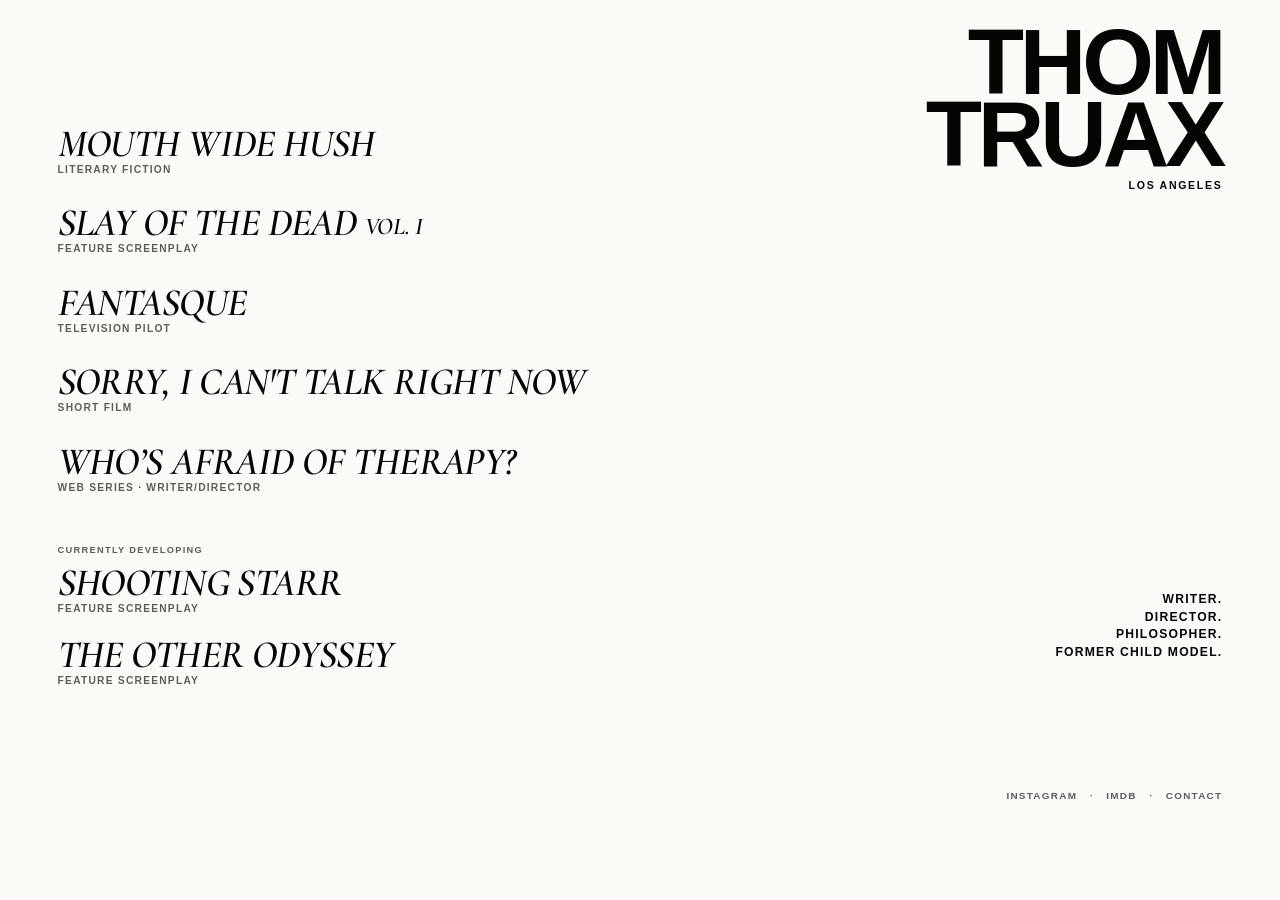
<file: index.html>
<!DOCTYPE html>
<html lang="en">

<head>
    <meta charset="UTF-8">
    <meta name="viewport" content="width=device-width, initial-scale=1">

    <title>Thom Truax</title>
    <meta name="description" content="The official website of Thom Truax, writer based in Los Angeles.">

    <link rel="preconnect" href="https://fonts.googleapis.com">
    <link rel="preconnect" href="https://fonts.gstatic.com" crossorigin>
    <link href="https://fonts.googleapis.com/css2?family=Cormorant+Garamond:wght@400;500;600;700&display=swap" rel="stylesheet">

    <link rel="stylesheet" href="style.css?v=20260812-sheriff-star">
</head>

<body class="home-page">
    <main class="page">
        <header class="hero">
            <h1>THOM TRUAX</h1>
            <p class="location">Los Angeles</p>
        </header>

        <hr>

        <section class="projects">
            <ul>
                <li>
                    <a class="mouth-wide-hush-link" href="mouth-wide-hush.html">
                        <span class="title">MOUTH WIDE HUSH</span>
                        <span class="medium">Literary Fiction</span>
                    </a>
                </li>

                <li>
                    <a class="slay-link" href="slay-of-the-dead.html">
                        <span class="title">SLAY OF THE DEAD <span class="volume">VOL. I</span></span>
                        <span class="medium">Feature Screenplay</span>
                    </a>
                </li>

                <li>
                    <a class="phantasmagoria-link" href="phantasmagoria.html">
                        <span class="title">FANTASQUE</span>
                        <span class="medium">Television Pilot</span>
                    </a>
                </li>

                <li>
                    <a class="sorry-link" href="sorry-i-cant-talk.html">
                        <span class="title">SORRY, I CAN'T TALK RIGHT NOW</span>
                        <span class="medium">Short Film</span>
                    </a>
                </li>

                <li>
                    <a class="therapy-link" href="whos-afraid-of-therapy.html">
                        <span class="title">WHO’S AFRAID OF THERAPY?</span>
                        <span class="medium">Web Series · Writer/Director</span>
                    </a>
                </li>

                <li class="current-development">
                    <p class="development-label">Currently Developing</p>
                    <a class="no-mercy-link" href="no-mercy.html">
                        <span class="title">SHOOTING STARR</span>
                        <span class="medium">Feature Screenplay</span>
                    </a>
                    <a class="other-odyssey-link" href="the-other-odyssey.html">
                        <span class="title">THE OTHER ODYSSEY</span>
                        <span class="medium">Feature Screenplay</span>
                    </a>
                </li>
            </ul>
        </section>

        <hr>

        <section class="about">
            <p>
                Writer.<br>
                Director.<br>
                Philosopher.<br>
                Former Child Model.
            </p>
        </section>

        <hr>

        <footer>
            <nav>
                <a href="https://www.instagram.com/thomtruax/" target="_blank" rel="noopener">Instagram</a>
                <span>·</span>
                <a href="https://www.imdb.com/name/nm4881147/" target="_blank" rel="noopener">IMDb</a>
                <span>·</span>
                <a href="mailto:thomtruax@gmail.com">Contact</a>
            </nav>
        </footer>
    </main>

    <script>
        document.querySelector(".mouth-wide-hush-link").addEventListener("click", function(event){
            if (event.metaKey || event.ctrlKey || event.shiftKey || event.altKey || event.button !== 0) {
                return;
            }

            event.preventDefault();
            var destination = event.currentTarget.href;
            document.body.classList.add("fade-to-black");

            window.setTimeout(function(){
                window.location.href = destination;
            }, 320);
        });
    </script>
</body>

</html>
</file>
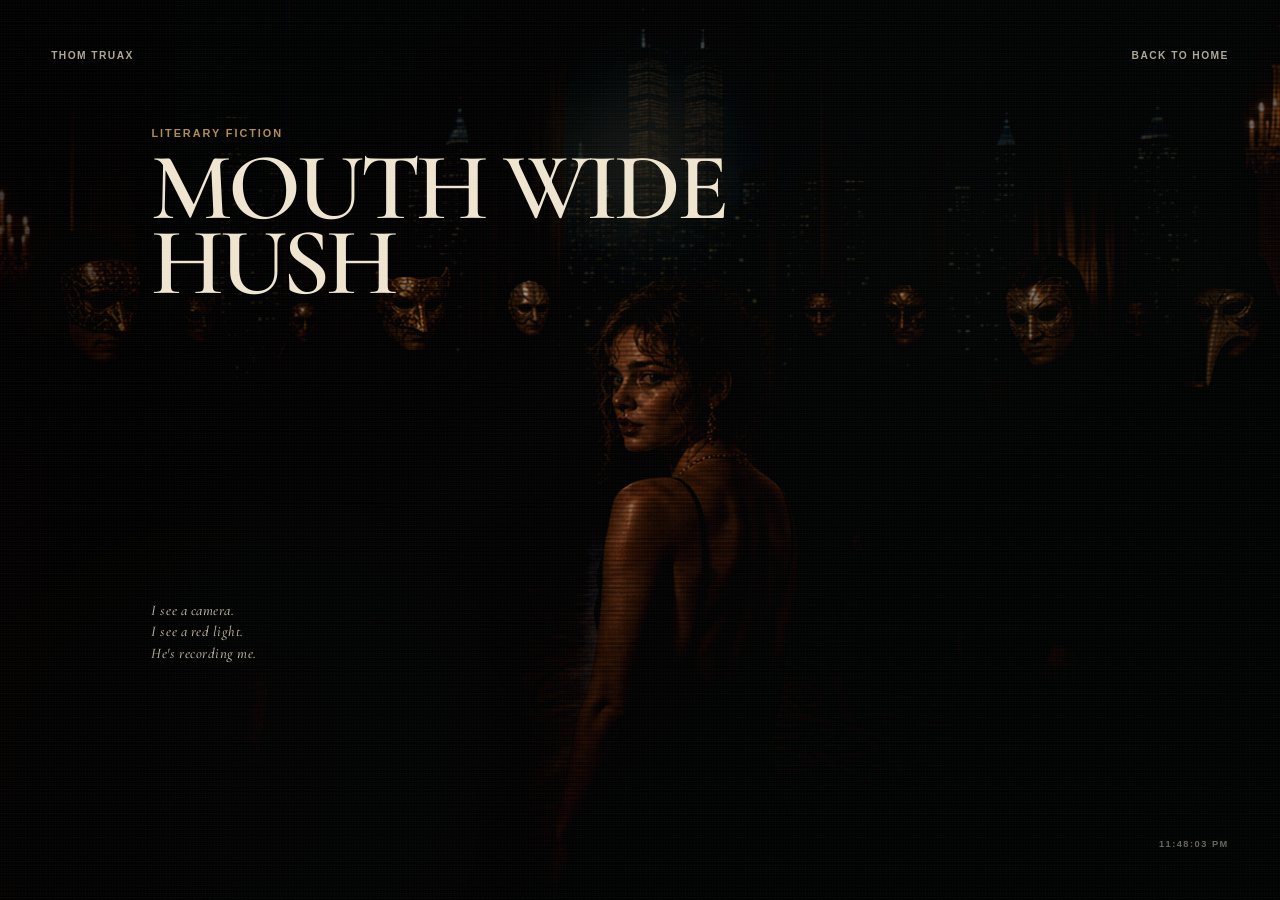
<file: mouth-wide-hush.html>
<!DOCTYPE html>
<html lang="en">

<head>
    <meta charset="UTF-8">
    <meta name="viewport" content="width=device-width, initial-scale=1">

    <title>Mouth Wide Hush | Thom Truax</title>
    <meta name="description" content="Mouth Wide Hush, a literary fiction project by Thom Truax.">

    <link rel="preconnect" href="https://fonts.googleapis.com">
    <link rel="preconnect" href="https://fonts.gstatic.com" crossorigin>
    <link href="https://fonts.googleapis.com/css2?family=Cormorant+Garamond:wght@400;500;600;700&display=swap" rel="stylesheet">

    <link rel="stylesheet" href="style.css">
</head>

<body class="mouth-page">
    <main class="mouth-canvas">
        <nav class="mouth-nav" aria-label="Project navigation">
            <a href="index.html">THOM TRUAX</a>
            <a href="index.html">Back to Home</a>
        </nav>

        <figure class="mouth-image" aria-hidden="true">
            <img src="assets/mouth-wide-hush-ballroom-masks.png" alt="">
        </figure>

        <header class="mouth-header">
            <p>LITERARY FICTION</p>
            <h1>MOUTH WIDE<br>HUSH</h1>
        </header>

        <figure class="mouth-dialogue" aria-label="Story quote">
            <blockquote>
                <span>I see a camera.</span>
                <span>I see a red light.</span>
                <span>He's recording me.</span>
            </blockquote>
        </figure>

        <p class="mouth-timecode" aria-hidden="true">11:48:03 PM</p>
    </main>
</body>

</html>
</file>
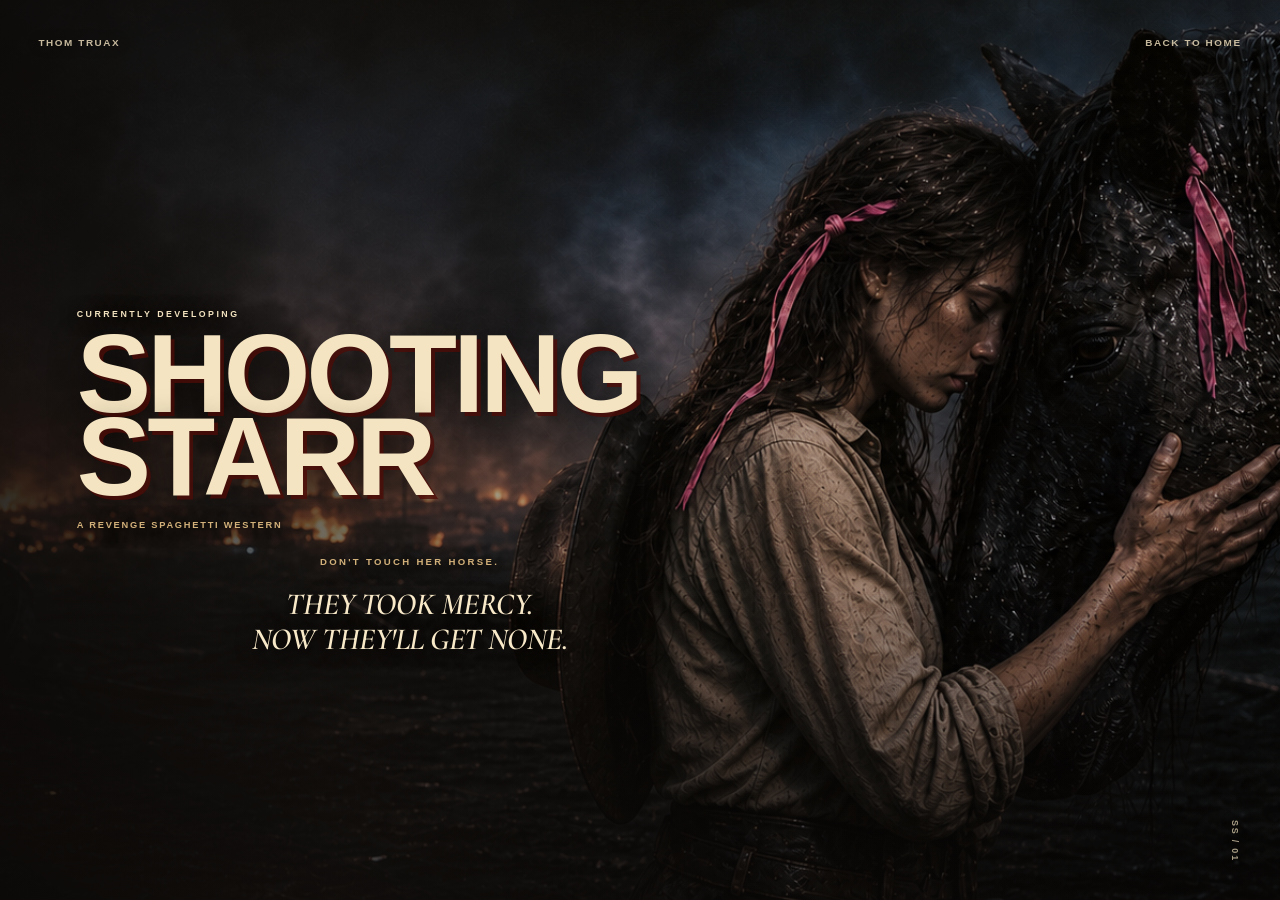
<file: no-mercy.html>
<!DOCTYPE html>
<html lang="en">

<head>
    <meta charset="UTF-8">
    <meta name="viewport" content="width=device-width, initial-scale=1">

    <title>Shooting Starr | Thom Truax</title>
    <meta name="description" content="Shooting Starr, a revenge spaghetti western by Thom Truax.">

    <link rel="preconnect" href="https://fonts.googleapis.com">
    <link rel="preconnect" href="https://fonts.gstatic.com" crossorigin>
    <link href="https://fonts.googleapis.com/css2?family=Cormorant+Garamond:ital,wght@0,500;0,600;1,500&display=swap" rel="stylesheet">

    <link rel="stylesheet" href="style.css?v=20260812-sheriff-star">
</head>

<body class="no-mercy-page">
    <main class="no-mercy-canvas">
        <figure class="no-mercy-image">
            <img src="assets/shooting-starr-hero-clean.png" alt="A soot-covered cowgirl with vivid pink ribbons leans against her black horse before a ruined frontier town burning after sunset.">
        </figure>

        <nav class="no-mercy-nav" aria-label="Project navigation">
            <a href="index.html">Thom Truax</a>
            <a href="index.html">Back to Home</a>
        </nav>

        <section class="no-mercy-title" aria-labelledby="shooting-starr-heading">
            <p class="no-mercy-status">Currently Developing</p>
            <h1 id="shooting-starr-heading"><span>Shooting</span><span>Starr</span></h1>
            <p class="no-mercy-genre">A revenge spaghetti western</p>
            <p class="no-mercy-warning">Don't touch her horse.</p>
            <p class="no-mercy-logline">
                <span>They took Mercy.</span>
                <span>Now they'll get none.</span>
            </p>
        </section>

        <p class="no-mercy-mark" aria-hidden="true">SS / 01</p>
    </main>
</body>

</html>
</file>
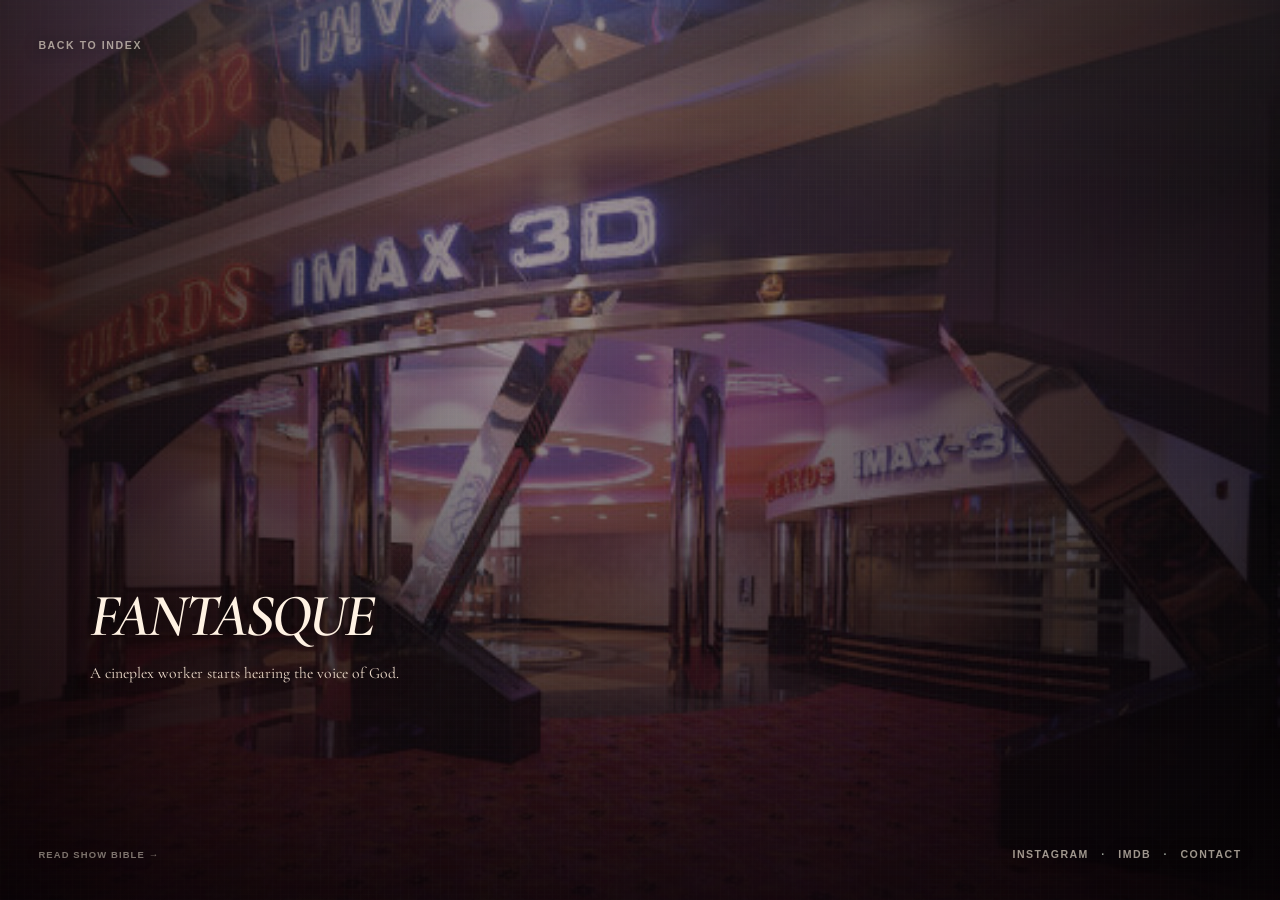
<file: phantasmagoria.html>
<!DOCTYPE html>
<html lang="en">

<head>
    <meta charset="UTF-8">
    <meta name="viewport" content="width=device-width, initial-scale=1">

    <title>Fantasque | Thom Truax</title>
    <meta name="description" content="Fantasque, a television pilot by Thom Truax.">

    <link rel="preconnect" href="https://fonts.googleapis.com">
    <link rel="preconnect" href="https://fonts.gstatic.com" crossorigin>
    <link href="https://fonts.googleapis.com/css2?family=Cormorant+Garamond:wght@400;500;600;700&display=swap" rel="stylesheet">

    <link rel="stylesheet" href="style.css">
</head>

<body class="project-page project-phantasmagoria">
    <main class="page">
        <nav class="index-link" aria-label="Project navigation">
            <a href="index.html">Back to Index</a>
        </nav>

        <section class="phantasmagoria-copy" aria-labelledby="phantasmagoria-title">
            <h1 id="phantasmagoria-title">Fantasque</h1>
            <p>
                A cineplex worker starts hearing the voice of God.
            </p>
        </section>

        <footer>
            <a class="phantasmagoria-bible-link" href="assets/Phantasmagoria%20_Show_Bible_ThomTruax.pdf" target="_blank" rel="noopener">Read Show Bible →</a>
            <nav>
                <a href="https://www.instagram.com/thomtruax/" target="_blank" rel="noopener">Instagram</a>
                <span>·</span>
                <a href="https://www.imdb.com/name/nm4881147/" target="_blank" rel="noopener">IMDb</a>
                <span>·</span>
                <a href="mailto:thomtruax@gmail.com">Contact</a>
            </nav>
        </footer>
    </main>
</body>

</html>
</file>
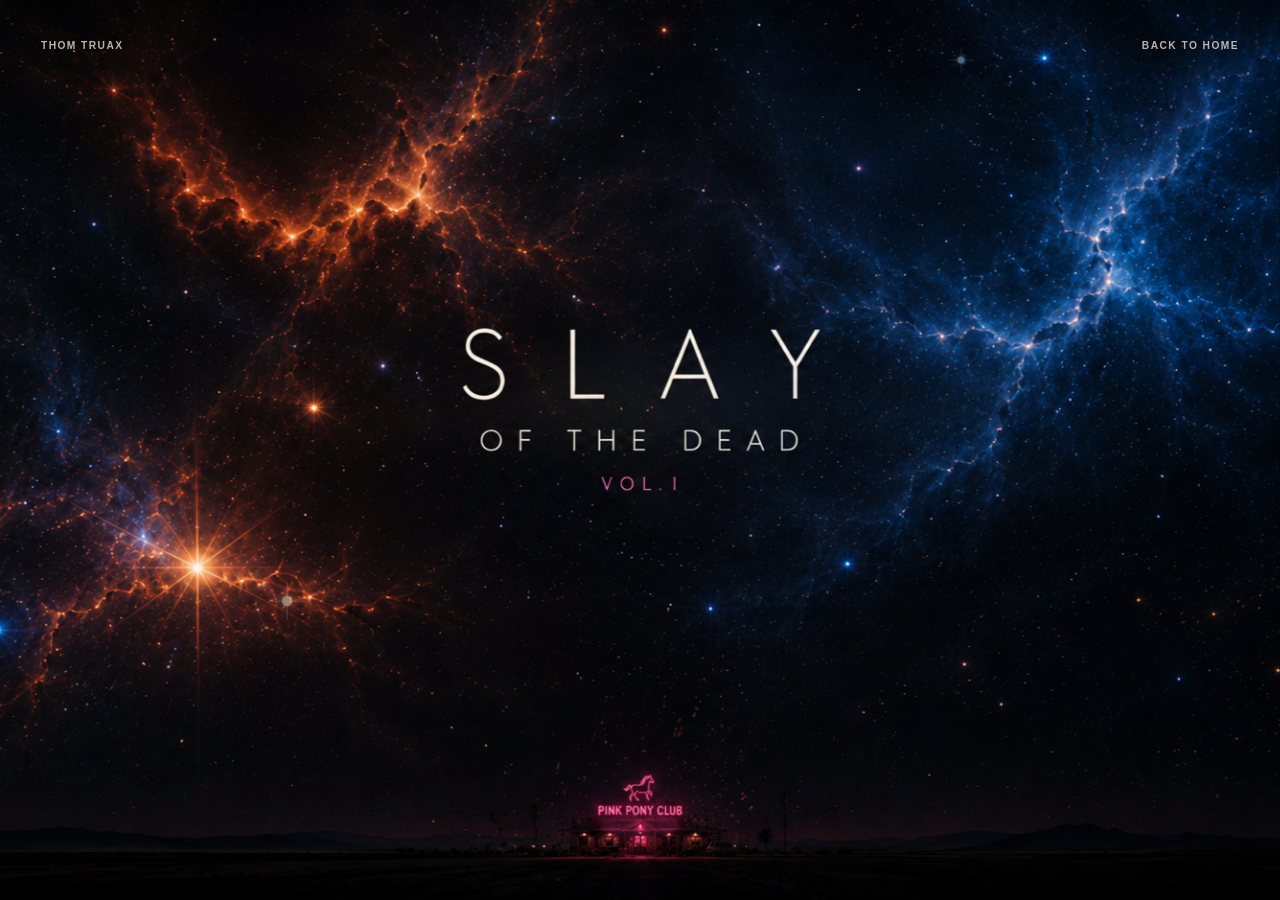
<file: slay-of-the-dead.html>
<!DOCTYPE html>
<html lang="en">

<head>
    <meta charset="UTF-8">
    <meta name="viewport" content="width=device-width, initial-scale=1">

    <title>Slay of the Dead Vol. 1 | Thom Truax</title>
    <meta name="description" content="Slay of the Dead Vol. 1, a feature screenplay by Thom Truax.">

    <link rel="preconnect" href="https://fonts.googleapis.com">
    <link rel="preconnect" href="https://fonts.gstatic.com" crossorigin>
    <link href="https://fonts.googleapis.com/css2?family=Cormorant+Garamond:wght@400;500;600;700&display=swap" rel="stylesheet">

    <link rel="stylesheet" href="style.css">
</head>

<body class="slay-page">
    <main class="slay-canvas">
        <nav class="slay-nav" aria-label="Project navigation">
            <a href="index.html">Thom Truax</a>
            <a href="index.html">Back to Home</a>
        </nav>

        <div class="slay-nebula-energy" aria-hidden="true">
            <svg class="slay-nebula-map" viewBox="0 0 100 56" preserveAspectRatio="none" focusable="false">
                <path class="slay-current slay-current-orange slay-current-one" d="M8 34 C16 28 18 21 27 19 C34 16 39 8 48 4" />
                <path class="slay-current slay-current-orange slay-current-two" d="M15 41 C22 37 26 35 32 36 C39 36 44 42 50 45" />
                <path class="slay-current slay-current-blue slay-current-three" d="M58 38 C64 33 66 27 73 24 C80 21 84 13 93 10" />
                <path class="slay-current slay-current-blue slay-current-four" d="M62 18 C68 22 74 22 80 19 C86 16 91 17 97 20" />
                <path class="slay-current slay-current-orange slay-current-title slay-current-title-left" d="M15 31 C25 26 34 25 43 27 C47 28 49 30 51 31" />
                <path class="slay-current slay-current-blue slay-current-title slay-current-title-right" d="M88 21 C76 24 67 27 60 30 C56 32 53 32 50 31" />
            </svg>
        </div>

        <div class="slay-title-charge" aria-hidden="true"></div>
        <div class="slay-energy-descent" aria-hidden="true"></div>

        <div class="slay-horizon-whisper" aria-hidden="true">
            <span class="slay-neon-breath"></span>
            <span class="slay-zombie slay-zombie-one"></span>
            <span class="slay-zombie slay-zombie-two"></span>
            <span class="slay-zombie slay-zombie-three"></span>
            <span class="slay-zombie slay-zombie-four"></span>
        </div>

        <div class="slay-star-pulse" aria-hidden="true">
            <span class="slay-star slay-star-one"></span>
            <span class="slay-star slay-star-two"></span>
        </div>
    </main>
</body>

</html>
</file>
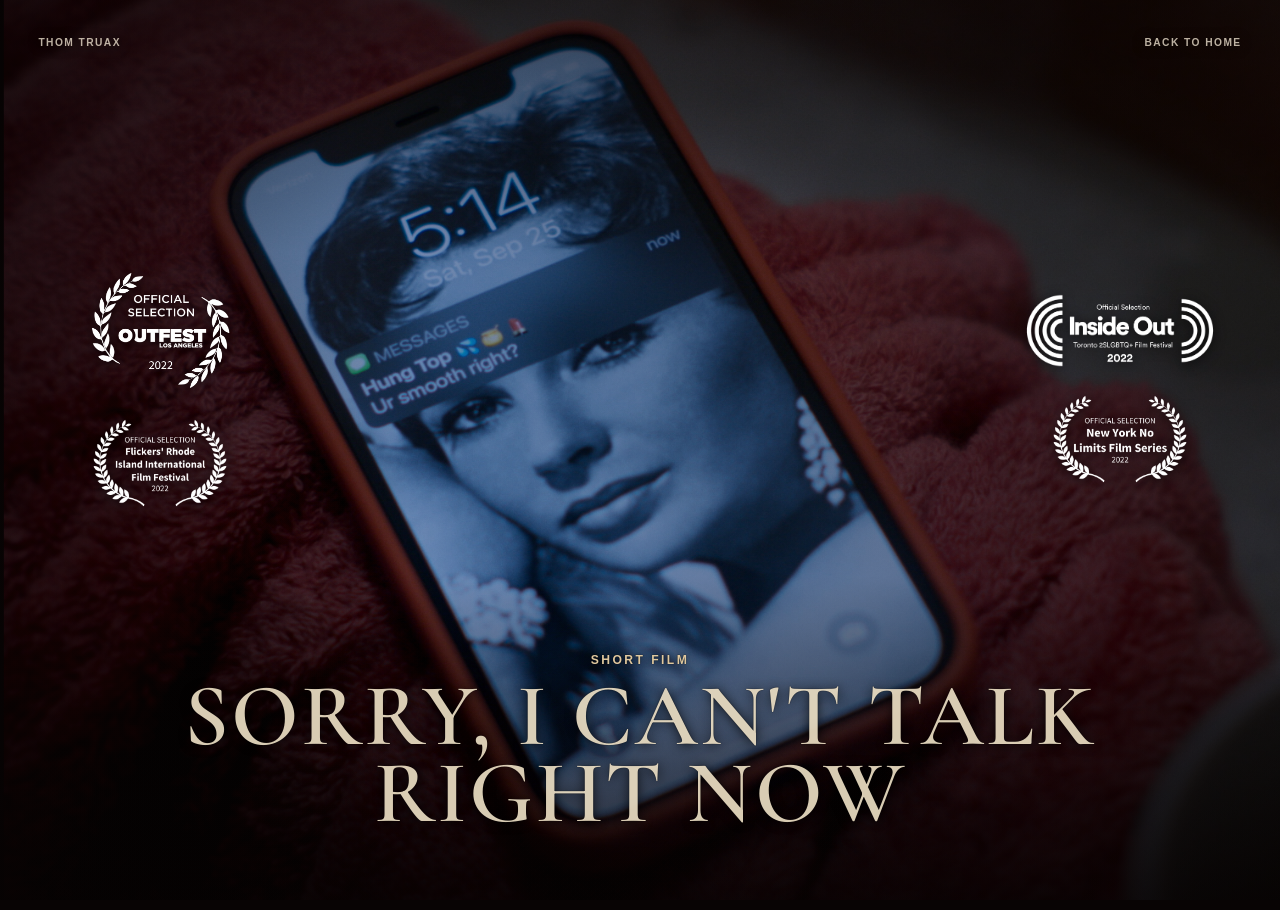
<file: sorry-i-cant-talk.html>
<!DOCTYPE html>
<html lang="en">

<head>
    <meta charset="UTF-8">
    <meta name="viewport" content="width=device-width, initial-scale=1">

    <title>Sorry, I Can't Talk Right Now | Thom Truax</title>
    <meta name="description" content="Sorry, I Can't Talk Right Now, a short film by Thom Truax.">

    <link rel="preconnect" href="https://fonts.googleapis.com">
    <link rel="preconnect" href="https://fonts.gstatic.com" crossorigin>
    <link href="https://fonts.googleapis.com/css2?family=Cormorant+Garamond:wght@400;500;600;700&display=swap" rel="stylesheet">

    <link rel="stylesheet" href="style.css">
</head>

<body class="project-page project-sorry-i-cant-talk">
    <main class="sorry-canvas">
        <figure class="sorry-image" aria-hidden="true">
            <img src="assets/Still023.jpg" alt="">
        </figure>

        <nav class="sorry-nav" aria-label="Project navigation">
            <a href="index.html">Thom Truax</a>
            <a href="index.html">Back to Home</a>
        </nav>

        <section class="sorry-poster" aria-labelledby="sorry-title">
            <div class="sorry-laurels sorry-laurels-left" aria-label="Film festival selections and awards">
                <img class="sorry-laurel-feature" src="assets/OLA21_PinkLaurels.png" alt="Official Selection, Outfest Los Angeles LGBTQ Film Festival 2022">
                <img src="assets/OFFICIAL SELECTION - Flickers Rhode Island International Film Festival - 2022.png" alt="Official Selection, Flickers Rhode Island International Film Festival 2022">
            </div>

            <div class="sorry-laurels sorry-laurels-right" aria-label="Film festival selections and awards">
                <img class="sorry-laurel-feature" src="assets/IO_Laurels_2022_Official Selection_White.png" alt="Official Selection, Inside Out Toronto 2SLGBTQ Film Festival 2022">
                <img src="assets/OFFICIAL SELECTION - New York No Limits Film Series - 2022.png" alt="Official Selection, New York No Limits Film Series 2022">
            </div>

            <header class="sorry-title-lockup">
                <p>Short film</p>
                <h1 id="sorry-title">Sorry, I Can't Talk Right Now</h1>
            </header>
        </section>
    </main>
</body>

</html>
</file>
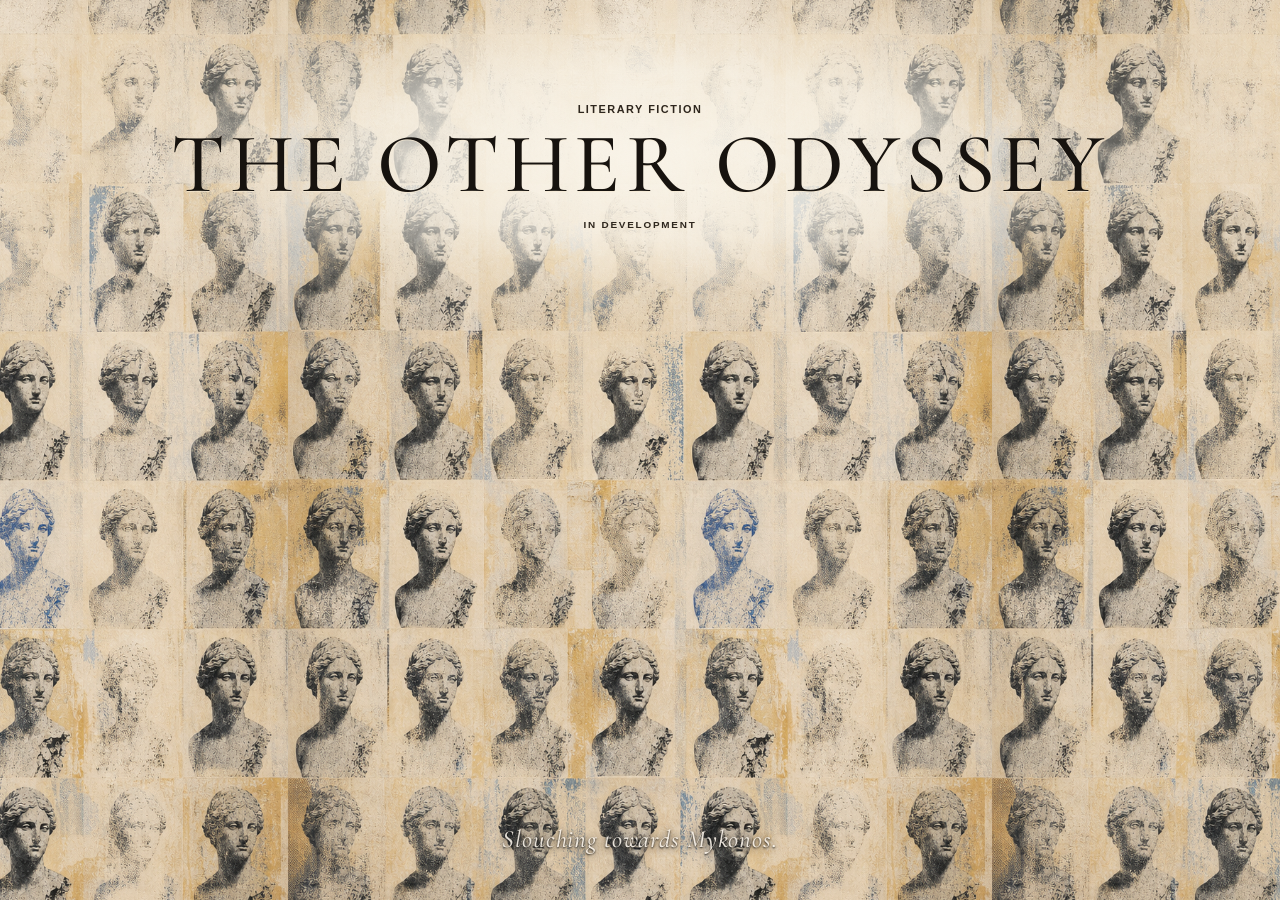
<file: the-other-odyssey.html>
<!DOCTYPE html>
<html lang="en">

<head>
    <meta charset="UTF-8">
    <meta name="viewport" content="width=device-width, initial-scale=1">

    <title>The Other Odyssey | Thom Truax</title>
    <meta name="description" content="The Other Odyssey, a literary fiction project in development by Thom Truax.">

    <link rel="preconnect" href="https://fonts.googleapis.com">
    <link rel="preconnect" href="https://fonts.gstatic.com" crossorigin>
    <link href="https://fonts.googleapis.com/css2?family=Cormorant+Garamond:wght@400;500;600;700&display=swap" rel="stylesheet">

    <link rel="stylesheet" href="style.css">
</head>

<body class="project-page other-odyssey-page">
    <main class="page">
        <header class="project-header">
            <p class="project-medium">Literary Fiction</p>
            <h1>THE OTHER ODYSSEY</h1>
            <p class="project-status">In Development</p>
        </header>

        <p class="other-odyssey-tagline">Slouching towards Mykonos.</p>
    </main>
</body>

</html>
</file>
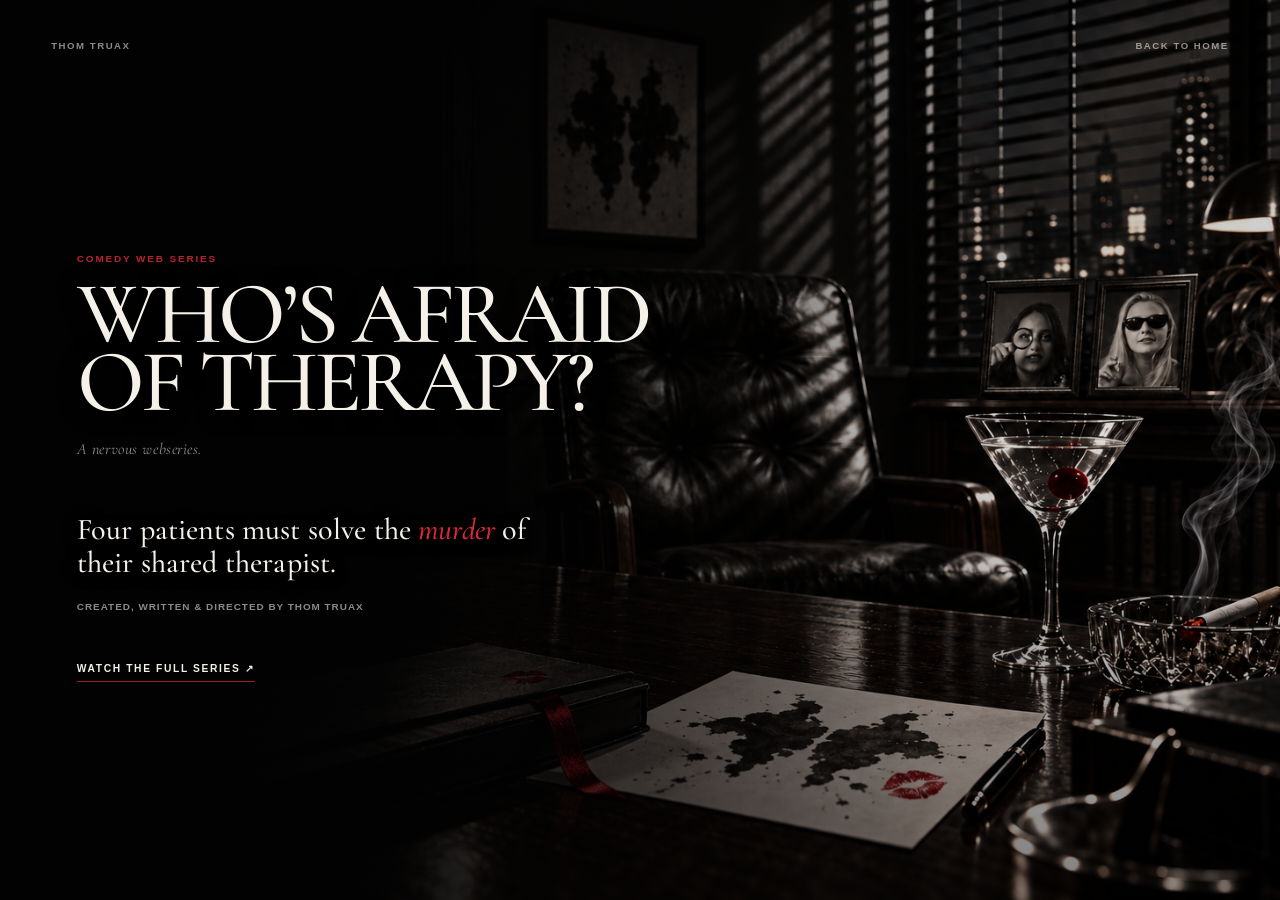
<file: whos-afraid-of-therapy.html>
<!DOCTYPE html>
<html lang="en">

<head>
    <meta charset="UTF-8">
    <meta name="viewport" content="width=device-width, initial-scale=1">

    <title>Who’s Afraid of Therapy? | Thom Truax</title>
    <meta name="description" content="Who’s Afraid of Therapy?, a comedy web series created, written, and directed by Thom Truax.">

    <link rel="preconnect" href="https://fonts.googleapis.com">
    <link rel="preconnect" href="https://fonts.gstatic.com" crossorigin>
    <link href="https://fonts.googleapis.com/css2?family=Cormorant+Garamond:wght@400;500;600;700&display=swap" rel="stylesheet">

    <link rel="stylesheet" href="style.css?v=20260916-therapy-noir">
</head>

<body class="therapy-noir-page">
    <main class="therapy-noir">
        <figure class="therapy-noir-scene">
            <img src="assets/whos-afraid-of-therapy-noir-office-v2.png" width="1536" height="1024" alt="A shadowy therapist’s office with framed photographs of two women, a martini, cigarette smoke, and a Rorschach test">
        </figure>

        <nav class="therapy-noir-nav" aria-label="Project navigation">
            <a href="index.html">Thom Truax</a>
            <a href="index.html">Back to Home</a>
        </nav>

        <section class="therapy-noir-copy" aria-labelledby="therapy-title">
            <p class="therapy-noir-medium">Comedy Web Series</p>
            <h1 id="therapy-title"><span>Who’s Afraid</span><span>of Therapy?</span></h1>
            <p class="therapy-noir-tagline">A nervous webseries.</p>
            <p class="therapy-noir-logline">Four patients must solve the <em>murder</em> of their shared therapist.</p>
            <p class="therapy-noir-credit">Created, Written &amp; Directed by Thom Truax</p>
            <a class="therapy-noir-series-link" href="https://www.youtube.com/@whosafraidoftherapy8567" target="_blank" rel="noopener">Watch the Full Series ↗</a>
        </section>
    </main>
</body>

</html>
</file>
<file: style.css>
/*==================================================
THOM TRUAX
STYLE.CSS
==================================================*/

:root{
    --paper:#fbfaf7;
    --ink:#050505;
    --soft:#5f5d58;
    --rule:#ddd5ca;
    --accent:#8f7657;
    --column:540px;
    --serif:"Cormorant Garamond",serif;
    --sans:"Helvetica Neue",Arial,sans-serif;
    --condensed:"Arial Narrow","Helvetica Neue Condensed","Roboto Condensed","Helvetica Neue",Arial,sans-serif;
    --moose-cursor:url("data:image/svg+xml,%3Csvg xmlns='http://www.w3.org/2000/svg' width='54' height='46' viewBox='0 0 54 46'%3E%3Cpath d='M13 9 C8 2 5 2 3 4 C7 7 8 11 8 16 C5 14 3 15 2 17 C5 20 9 20 12 18 C15 21 19 23 22 24 L22 31 C20 34 19 38 21 42 L33 42 C35 38 34 34 32 31 L32 24 C35 23 39 21 42 18 C45 20 49 20 52 17 C51 15 49 14 46 16 C46 11 47 7 51 4 C49 2 46 2 41 9 C40 5 38 3 35 3 C36 7 36 11 34 15 C32 13 30 12 27 12 C24 12 22 13 20 15 C18 11 18 7 19 3 C16 3 14 5 13 9 Z' fill='%23050505'/%3E%3Cpath d='M20 23 C20 16 34 16 34 23 L32 34 C31 38 23 38 22 34 Z' fill='%23806a4c'/%3E%3Cpath d='M19 23 L12 21 L16 27 Z M35 23 L42 21 L38 27 Z' fill='%23806a4c'/%3E%3Cpath d='M24 27 L30 27 L28 34 L26 34 Z' fill='%23050505'/%3E%3Ccircle cx='24' cy='24' r='1.3' fill='%23f2e6c9'/%3E%3Ccircle cx='30' cy='24' r='1.3' fill='%23f2e6c9'/%3E%3Cpath d='M21 18 C24 16 30 16 33 18' stroke='%23f2e6c9' stroke-width='1.3' fill='none' opacity='.8'/%3E%3C/svg%3E") 27 23;
    --mask-cursor:url("data:image/svg+xml,%3Csvg xmlns='http://www.w3.org/2000/svg' width='32' height='24' viewBox='0 0 32 24'%3E%3Cpath d='M3 8 C7 3 12 5 16 8 C20 5 25 3 29 8 C27 15 22 19 16 17 C10 19 5 15 3 8 Z' fill='%23050505'/%3E%3Cellipse cx='11' cy='10' rx='3.2' ry='2.1' fill='%23fbfaf7'/%3E%3Cellipse cx='21' cy='10' rx='3.2' ry='2.1' fill='%23fbfaf7'/%3E%3Cpath d='M14 15 C15 16 17 16 18 15' stroke='%23b08a55' stroke-width='1' fill='none'/%3E%3C/svg%3E") 16 12;
    --lipstick-cursor:url("data:image/svg+xml,%3Csvg xmlns='http://www.w3.org/2000/svg' width='28' height='32' viewBox='0 0 28 32'%3E%3Cpath d='M13 2 L20 7 L16 14 L8 9 Z' fill='%23c43b71'/%3E%3Cpath d='M8 9 L16 14 L12 22 L4 17 Z' fill='%23050505'/%3E%3Cpath d='M4 17 L12 22 L10 29 L1 24 Z' fill='%23fbfaf7' stroke='%23050505' stroke-width='1.4'/%3E%3Cpath d='M12 22 L20 27 L18 31 L10 29 Z' fill='%23050505'/%3E%3Cpath d='M10 5 L17 10' stroke='%23fbfaf7' stroke-width='1' opacity='.75'/%3E%3C/svg%3E") 7 25;
    --eggplant-cursor:url("data:image/svg+xml,%3Csvg xmlns='http://www.w3.org/2000/svg' width='40' height='40' viewBox='0 0 40 40'%3E%3Cpath d='M21 8 C18 9 15 11 12 14 C6 20 5 29 10 34 C15 39 24 37 30 31 C34 27 36 23 35 18 C34 13 27 6 21 8 Z' fill='%235b2a86'/%3E%3Cpath d='M16 13 C10 18 8 27 12 31 C16 35 25 33 30 27 C32 25 33 22 33 20 C30 24 27 28 22 31 C17 34 13 33 11 30 C8 25 10 18 16 13 Z' fill='%238a4fc4' opacity='.95'/%3E%3Cpath d='M21 9 C22 5 25 3 29 4 C28 7 26 9 23 10 C26 9 30 9 34 12 C30 14 26 14 23 11 C24 14 23 17 20 20 C18 16 18 12 21 9 Z' fill='%23418a39'/%3E%3Cpath d='M25 4 C26 6 25 9 22 11' stroke='%23b5d74a' stroke-width='1.6' fill='none' stroke-linecap='round'/%3E%3C/svg%3E") 10 30;
    --moon-cursor:url("assets/moon-cursor.png") 32 32;
    --trireme-cursor:url("data:image/svg+xml,%3Csvg xmlns='http://www.w3.org/2000/svg' width='38' height='26' viewBox='0 0 38 26'%3E%3Cg fill='%23050505'%3E%3Cpath d='M18 1h1.5v15H18z'/%3E%3Cpath d='M17 3 7 14h10zM20.5 4v10h9z'/%3E%3Cpath d='M3 16h31l-4 6H8z'/%3E%3Cpath d='m3 17-3 2 7 .5z'/%3E%3Cpath d='m10 20-6 5h2l6-5zm5 0-5 6h2l5-6zm5 0-3 6h2l3-6zm5 0-1 6h2l1-6zm5 0 2 5h2l-2-5z'/%3E%3C/g%3E%3C/svg%3E") 4 19;
    --sheriff-star-cursor:url("data:image/svg+xml,%3Csvg xmlns='http://www.w3.org/2000/svg' width='36' height='36' viewBox='0 0 36 36'%3E%3Cpath d='M18 1L22 10L33 5L27 15L35 25L24 23L18 35L12 23L1 25L9 15L3 5L14 10Z' fill='%23d6a15f' stroke='%23301d12' stroke-width='1.7' stroke-linejoin='round'/%3E%3Ccircle cx='18' cy='18' r='7.2' fill='%23f2cf8a' stroke='%23301d12' stroke-width='1.4'/%3E%3Cpath d='M18 12.8L19.6 16.2L23.3 16.6L20.6 19.2L21.3 22.9L18 21.1L14.7 22.9L15.4 19.2L12.7 16.6L16.4 16.2Z' fill='%23774420'/%3E%3Ccircle cx='18' cy='2.8' r='1' fill='%23f8e4b6'/%3E%3Ccircle cx='31.5' cy='7.2' r='1' fill='%23f8e4b6'/%3E%3Ccircle cx='33.1' cy='24.3' r='1' fill='%23f8e4b6'/%3E%3Ccircle cx='18' cy='32.6' r='1' fill='%23f8e4b6'/%3E%3Ccircle cx='2.9' cy='24.3' r='1' fill='%23f8e4b6'/%3E%3Ccircle cx='4.5' cy='7.2' r='1' fill='%23f8e4b6'/%3E%3C/svg%3E") 18 18;
}

*,
*::before,
*::after{
    box-sizing:border-box;
}

html{
    margin:0;
    padding:0;
}

body,
h1,
p,
ul,
li,
hr{
    margin:0;
    padding:0;
}

body{
    background:var(--paper);
    color:var(--ink);
    font-family:var(--serif);
    font-size:18.5px;
    line-height:1.62;
    text-rendering:optimizeLegibility;
    -webkit-font-smoothing:antialiased;
}

body::after{
    content:"";
    position:fixed;
    inset:0;
    z-index:20;
    background:#000;
    opacity:0;
    pointer-events:none;
    transition:opacity .32s ease;
}

body.fade-to-black::after{
    opacity:1;
}

.page{
    width:min(76vw,var(--column));
    margin:clamp(4.6rem,9vw,6.75rem) auto clamp(3.25rem,7vw,5rem);
}

/* Masthead */

.hero{
    display:flex;
    flex-direction:column;
    align-items:flex-end;
    text-align:right;
    margin-bottom:3.15rem;
}

.hero h1{
    font-size:clamp(2.28rem,5.1vw,2.56rem);
    font-weight:500;
    line-height:1;
    letter-spacing:.105em;
    text-transform:uppercase;
    transform:translateX(clamp(1.9rem,5vw,2.85rem));
}

.location{
    margin-top:.4rem;
    color:var(--soft);
    font-size:.7rem;
    letter-spacing:.36em;
    text-transform:uppercase;
    transform:translateX(clamp(1.9rem,5vw,2.85rem));
}

/* Project Pages */

.index-link{
    margin-bottom:clamp(3.5rem,8vw,5.5rem);
    font-size:.78rem;
    letter-spacing:.08em;
    line-height:1.4;
    text-transform:uppercase;
}

.index-link a{
    color:var(--ink);
    opacity:.62;
    text-decoration:none;
    transition:opacity .24s ease;
}

.project-header{
    max-width:32rem;
}

.project-header h1{
    font-size:clamp(2.15rem,6vw,3.25rem);
    font-weight:500;
    letter-spacing:.035em;
    line-height:1.02;
    text-transform:uppercase;
}

.project-medium{
    margin-bottom:.65rem;
    color:var(--soft);
    font-size:.78rem;
    font-style:italic;
    letter-spacing:.025em;
}

.project-status{
    margin-top:.9rem;
    color:var(--soft);
    font-family:var(--sans);
    font-size:.68rem;
    font-weight:700;
    letter-spacing:.14em;
    line-height:1;
    text-transform:uppercase;
}

.other-odyssey-page{
    min-height:100svh;
    overflow:hidden;
    background:
        url("assets/other-odyssey-goddess-decay.png?v=5") center center / clamp(40rem,55vw,55rem) auto repeat,
        #d8c5a6;
    color:#17130f;
}

.other-odyssey-page::before{
    content:"";
    position:fixed;
    inset:0;
    z-index:0;
    background:
        radial-gradient(ellipse 48% 20% at 50% 17%,rgba(250,246,236,.9) 0%,rgba(250,246,236,.68) 46%,rgba(250,246,236,.18) 78%,transparent 100%),
        linear-gradient(180deg,rgba(247,239,222,.2),rgba(247,239,222,.04) 58%);
    pointer-events:none;
}

.other-odyssey-page .page{
    position:relative;
    z-index:1;
    width:100%;
    height:100svh;
    margin:0;
    padding:clamp(1.35rem,3.2vw,2.8rem) clamp(1.35rem,4vw,4rem);
    display:grid;
    grid-template-rows:1fr;
}

.other-odyssey-page .project-header{
    width:min(92vw,60rem);
    max-width:none;
    align-self:start;
    justify-self:center;
    margin-top:clamp(2.4rem,7vh,5.25rem);
    text-align:center;
    text-shadow:0 1px 0 rgba(245,233,210,.72);
}

.other-odyssey-page .project-header h1{
    font-size:clamp(2.55rem,6.6vw,6.4rem);
    font-weight:500;
    letter-spacing:.065em;
    line-height:.88;
}

.other-odyssey-page .project-medium{
    margin-bottom:.75rem;
    color:#2d261e;
    font-family:var(--sans);
    font-size:.68rem;
    font-style:normal;
    font-weight:700;
    letter-spacing:.14em;
    line-height:1;
    text-transform:uppercase;
}

.other-odyssey-page .project-status{
    margin-top:1.15rem;
    color:#2d261e;
    font-size:.62rem;
    letter-spacing:.18em;
}

.other-odyssey-tagline{
    position:absolute;
    left:50%;
    bottom:clamp(2rem,5vh,4.5rem);
    width:min(88vw,36rem);
    color:rgba(255,249,239,.92);
    font-size:clamp(1.05rem,2vw,1.55rem);
    font-style:italic;
    font-weight:500;
    letter-spacing:.035em;
    line-height:1.2;
    text-align:center;
    text-shadow:0 1px 10px rgba(0,0,0,.9),0 1px 2px rgba(0,0,0,.9);
    opacity:0;
    filter:blur(3px);
    transform:translate(-50%,.45rem);
    animation:other-odyssey-tagline-arrive 2.8s cubic-bezier(.22,.61,.36,1) 1.15s forwards;
}

@keyframes other-odyssey-tagline-arrive{
    to{
        opacity:.94;
        filter:blur(0);
        transform:translate(-50%,0);
    }
}

@media (max-width:700px){
    .other-odyssey-page{
        background-size:40rem auto;
        background-position:center center;
    }

    .other-odyssey-page .page{
        padding:1.3rem;
    }

    .other-odyssey-page .project-header{
        width:100%;
        margin-top:4.4rem;
    }

    .other-odyssey-page .project-header h1{
        font-size:clamp(2.55rem,14vw,4.1rem);
        line-height:.86;
    }

    .other-odyssey-tagline{
        bottom:2rem;
        font-size:1.08rem;
    }
}

.project-intro{
    max-width:26rem;
}

.project-intro p{
    color:#46413c;
    font-size:.92rem;
    line-height:1.84;
}

/* Who's Afraid of Therapy? */

.therapy-noir-page{
    min-height:100svh;
    overflow:hidden;
    background:#050505;
    color:#f2eee5;
}

.therapy-noir{
    position:relative;
    min-height:100svh;
    overflow:hidden;
    isolation:isolate;
    background:#050505;
}

.therapy-noir::after{
    content:"";
    position:absolute;
    inset:0;
    z-index:-1;
    background:
        linear-gradient(90deg,rgba(2,2,2,.98) 0%,rgba(2,2,2,.92) 30%,rgba(2,2,2,.62) 50%,rgba(2,2,2,.16) 76%,rgba(2,2,2,.08) 100%),
        linear-gradient(180deg,rgba(0,0,0,.24),transparent 48%,rgba(0,0,0,.42));
    pointer-events:none;
}

.therapy-noir-scene{
    position:absolute;
    inset:0;
    z-index:-2;
    margin:0;
}

.therapy-noir-scene img{
    display:block;
    width:100%;
    height:100%;
    object-fit:cover;
    object-position:center center;
}

.therapy-noir-nav{
    position:absolute;
    top:clamp(1.3rem,3.2vw,2.65rem);
    left:clamp(1.3rem,4vw,4rem);
    right:clamp(1.3rem,4vw,4rem);
    z-index:2;
    display:flex;
    align-items:center;
    justify-content:space-between;
    font-family:var(--sans);
    font-size:.6rem;
    font-weight:700;
    letter-spacing:.16em;
    line-height:1;
    text-transform:uppercase;
}

.therapy-noir-nav a{
    color:#f2eee5;
    text-decoration:none;
    opacity:.58;
    transition:opacity .24s ease;
}

.therapy-noir-copy{
    min-height:100svh;
    width:min(52vw,43rem);
    padding:clamp(5.8rem,11vh,8.5rem) 0 clamp(3rem,7vh,5.5rem) clamp(1.5rem,6vw,6.5rem);
    display:flex;
    flex-direction:column;
    justify-content:center;
    align-items:flex-start;
}

.therapy-noir-medium{
    margin-bottom:1rem;
    color:#b9232f;
    font-family:var(--sans);
    font-size:.62rem;
    font-weight:800;
    letter-spacing:.19em;
    line-height:1;
    text-transform:uppercase;
}

.therapy-noir-copy h1{
    color:#f5f1e8;
    font-size:clamp(3.3rem,6.9vw,7rem);
    font-weight:500;
    letter-spacing:-.045em;
    line-height:.77;
    text-transform:uppercase;
    text-shadow:0 2px 22px rgba(0,0,0,.76);
}

.therapy-noir-copy h1 span{
    display:block;
}

.therapy-noir-tagline{
    margin-top:1.35rem;
    color:rgba(242,238,229,.6);
    font-size:1rem;
    font-style:italic;
    letter-spacing:.035em;
}

.therapy-noir-logline{
    max-width:32rem;
    margin-top:clamp(2.5rem,5.5vh,4rem);
    color:#f5f1e8;
    font-size:clamp(1.45rem,2.35vw,2.25rem);
    font-weight:500;
    letter-spacing:.005em;
    line-height:1.12;
    text-shadow:0 2px 16px rgba(0,0,0,.86);
}

.therapy-noir-logline em{
    color:#d52a38;
    font-style:italic;
}

.therapy-noir-credit{
    margin-top:1.25rem;
    color:rgba(242,238,229,.58);
    font-family:var(--sans);
    font-size:.62rem;
    font-weight:600;
    letter-spacing:.1em;
    line-height:1.5;
    text-transform:uppercase;
}

.therapy-noir-series-link{
    display:inline-block;
    margin-top:clamp(2.5rem,5.5vh,4rem);
    padding-bottom:.42rem;
    border-bottom:1px solid rgba(213,42,56,.72);
    color:#f5f1e8;
    font-family:var(--sans);
    font-size:.64rem;
    font-weight:800;
    letter-spacing:.16em;
    line-height:1;
    text-decoration:none;
    text-transform:uppercase;
    transition:color .24s ease,border-color .24s ease;
}

.therapy-noir-nav a:focus-visible,
.therapy-noir-series-link:focus-visible{
    outline:1px solid #d52a38;
    outline-offset:.3rem;
}

@media (hover:hover){
    .therapy-noir-nav a:hover{
        opacity:1;
    }

    .therapy-noir-series-link:hover{
        color:#d52a38;
        border-color:#d52a38;
    }
}

@media (max-width:800px){
    .therapy-noir-page{
        overflow:auto;
    }

    .therapy-noir{
        min-height:100svh;
        padding-bottom:min(66.666vw,68svh);
    }

    .therapy-noir::after{
        background:linear-gradient(180deg,#050505 0%,#050505 54%,rgba(5,5,5,.88) 65%,rgba(5,5,5,.12) 82%,transparent 100%);
    }

    .therapy-noir-scene{
        top:auto;
        height:auto;
    }

    .therapy-noir-scene img{
        width:100%;
        height:auto;
        object-fit:contain;
    }

    .therapy-noir-nav{
        top:1.3rem;
        left:1.3rem;
        right:1.3rem;
        font-size:.56rem;
    }

    .therapy-noir-copy{
        min-height:auto;
        width:100%;
        padding:6.2rem 1.5rem 3.5rem;
    }

    .therapy-noir-copy h1{
        font-size:clamp(3rem,14vw,5rem);
        line-height:.8;
    }

    .therapy-noir-logline{
        max-width:29rem;
        font-size:clamp(1.4rem,6.5vw,2rem);
    }
}

.project-sorry-i-cant-talk{
    min-height:100svh;
    overflow:hidden;
    background:#080404;
    color:#fff4df;
    cursor:var(--eggplant-cursor),auto;
    font-family:var(--serif);
}

.project-sorry-i-cant-talk a{
    cursor:var(--eggplant-cursor),pointer;
}

.sorry-canvas{
    position:relative;
    width:100%;
    min-height:100svh;
    padding:clamp(1.2rem,3vw,2.75rem);
    overflow:hidden;
}

.sorry-image{
    position:fixed;
    inset:0;
    z-index:0;
    width:100vw;
    height:100svh;
    margin:0;
    overflow:hidden;
    background:#080404;
}

.sorry-image::after{
    content:"";
    position:absolute;
    inset:0;
    background:
        linear-gradient(90deg,rgba(7,3,3,.5),rgba(7,3,3,.03) 32%,rgba(7,3,3,.36)),
        linear-gradient(0deg,rgba(5,2,2,.82),rgba(5,2,2,.18) 36%,rgba(5,2,2,.22) 72%,rgba(5,2,2,.58));
    pointer-events:none;
}

.sorry-image img{
    width:100%;
    height:100%;
    display:block;
    object-fit:cover;
    object-position:center center;
    transform:translateX(1.2%) scale(1.018);
    transform-origin:center center;
    filter:saturate(.92) contrast(1.05) brightness(.9);
}

.sorry-nav,
.sorry-poster{
    position:relative;
    z-index:2;
}

.sorry-nav{
    display:flex;
    align-items:flex-start;
    justify-content:space-between;
    gap:1rem;
    font-family:var(--sans);
    font-size:.64rem;
    font-weight:800;
    letter-spacing:.14em;
    line-height:1;
    text-transform:uppercase;
}

.sorry-nav a{
    color:#fff4df;
    opacity:.72;
    text-decoration:none;
    text-shadow:0 1px 14px rgba(0,0,0,.9);
    transition:opacity .24s ease;
}

.sorry-poster{
    position:relative;
    min-height:calc(100svh - clamp(2.4rem,6vw,5.5rem));
    display:grid;
    grid-template-columns:minmax(9rem,1fr) minmax(24rem,58rem) minmax(9rem,1fr);
    grid-template-rows:1fr;
    align-items:end;
    padding-top:clamp(2.8rem,6vw,5.25rem);
}

.sorry-laurels{
    align-self:center;
    width:min(16vw,12rem);
    display:flex;
    flex-direction:column;
    align-items:center;
    justify-content:center;
    gap:clamp(1rem,2vw,1.6rem);
}

.sorry-laurels-left{
    grid-column:1;
    justify-self:start;
    margin-left:clamp(.25rem,2vw,2rem);
}

.sorry-laurels-right{
    grid-column:3;
    justify-self:end;
    margin-right:clamp(.25rem,2vw,2rem);
}

.sorry-laurels img{
    width:clamp(5.75rem,11vw,10rem);
    max-height:clamp(4rem,7.2vw,7rem);
    object-fit:contain;
    filter:drop-shadow(0 .14rem .35rem rgba(0,0,0,.75));
}

.sorry-laurels .sorry-laurel-feature{
    width:clamp(7.5rem,15vw,14rem);
    max-height:clamp(5rem,9.5vw,9rem);
}

.sorry-laurels-left .sorry-laurel-feature{
    filter:brightness(0) invert(1) drop-shadow(0 .14rem .35rem rgba(0,0,0,.75));
}

.sorry-title-lockup{
    grid-column:2;
    justify-self:center;
    align-self:end;
    width:min(78vw,60rem);
    padding-bottom:clamp(1.15rem,3.1vw,2.6rem);
    text-align:center;
    text-shadow:0 .08rem .75rem rgba(0,0,0,.82),0 .02rem .08rem rgba(0,0,0,.9);
}

.sorry-title-lockup p{
    margin-bottom:clamp(.55rem,1vw,.85rem);
    color:#dfc89f;
    font-family:var(--sans);
    font-size:clamp(.62rem,.95vw,.82rem);
    font-weight:800;
    letter-spacing:.2em;
    line-height:1;
    text-transform:uppercase;
}

.sorry-title-lockup h1{
    margin:0;
    color:rgba(255,241,212,.9);
    font-size:clamp(2.65rem,6.9vw,6.35rem);
    font-weight:600;
    letter-spacing:.025em;
    line-height:.87;
    opacity:.94;
    text-transform:uppercase;
}

@media (hover:hover){
    .sorry-nav a:hover{
        opacity:1;
    }
}

/* Phantasmagoria */

.project-phantasmagoria{
    min-height:100svh;
    background:
        radial-gradient(circle at 44% 39%,rgba(255,226,205,.16),transparent 18rem),
        linear-gradient(90deg,rgba(29,13,21,.82),rgba(29,13,21,.34) 38%,rgba(8,6,10,.58)),
        linear-gradient(0deg,rgba(6,4,7,.88),rgba(6,4,7,.22) 44%,rgba(255,226,236,.16)),
        url("assets/P1.jpg") center center / cover no-repeat fixed,
        #120b10;
    color:#fff0e4;
    background-blend-mode:soft-light,multiply,normal,normal;
    cursor:var(--moose-cursor),auto;
}

.project-phantasmagoria a{
    cursor:var(--moose-cursor),pointer;
}

.project-phantasmagoria::before{
    content:"";
    position:fixed;
    inset:0;
    z-index:-1;
    background:
        linear-gradient(180deg,rgba(255,244,224,.1),transparent 22%,rgba(28,9,16,.32)),
        repeating-linear-gradient(90deg,rgba(255,255,255,.035) 0 1px,transparent 1px 8px),
        repeating-linear-gradient(0deg,rgba(255,255,255,.025) 0 1px,transparent 1px 5px),
        radial-gradient(circle at 14% 82%,rgba(214,67,90,.2),transparent 18rem);
    opacity:.46;
    pointer-events:none;
}

.project-phantasmagoria::after{
    content:"";
    position:fixed;
    inset:0;
    z-index:-1;
    background:
        radial-gradient(circle at 50% 50%,transparent 0 28%,rgba(8,4,7,.18) 56%,rgba(8,4,7,.58) 100%),
        linear-gradient(115deg,rgba(255,228,190,.11),transparent 26%,rgba(82,32,56,.18) 70%,transparent);
    filter:blur(10px);
    opacity:.72;
    transform:scale(1.035);
    pointer-events:none;
}

.project-phantasmagoria .page{
    width:100%;
    min-height:100svh;
    margin:0;
    padding:clamp(1.35rem,3vw,2.4rem);
    display:flex;
    flex-direction:column;
    justify-content:space-between;
    gap:clamp(2.5rem,8vw,6rem);
}

.project-phantasmagoria .index-link{
    margin-bottom:0;
    font-family:var(--sans);
    font-size:.66rem;
    font-weight:700;
    letter-spacing:.15em;
}

.project-phantasmagoria .index-link a,
.project-phantasmagoria footer a{
    color:#f4ead9;
    text-shadow:0 1px 16px rgba(0,0,0,.86);
}

.phantasmagoria-copy{
    width:min(84vw,29rem);
    margin:auto auto clamp(2rem,5vw,4.2rem) clamp(.15rem,4vw,4.8rem);
}

.phantasmagoria-copy h1{
    margin:0 0 1rem;
    color:#fff2e3;
    cursor:var(--moose-cursor),auto;
    font-size:clamp(1.8rem,4.7vw,4rem);
    font-style:italic;
    font-weight:600;
    letter-spacing:-.035em;
    line-height:.9;
    text-transform:uppercase;
    text-shadow:0 1px 22px rgba(0,0,0,.9);
}

.phantasmagoria-copy p{
    max-width:24rem;
    margin:0;
    color:#ead8c8;
    font-size:.98rem;
    line-height:1.74;
    text-shadow:0 1px 18px rgba(0,0,0,.9);
}

.phantasmagoria-bible-link{
    display:inline-block;
    color:#d8c7b8;
    font-family:var(--sans);
    font-size:.59rem;
    font-weight:600;
    letter-spacing:.12em;
    line-height:1.4;
    opacity:.48;
    text-decoration:none;
    text-shadow:0 1px 14px rgba(0,0,0,.78);
    text-transform:uppercase;
    transition:color .24s ease, opacity .24s ease;
}

.project-phantasmagoria .project-medium{
    color:#a9b3ad;
    font-family:var(--sans);
    font-size:.67rem;
    font-style:normal;
    font-weight:700;
    letter-spacing:.17em;
    text-transform:uppercase;
}

.project-phantasmagoria hr{
    border-color:rgba(234,222,200,.22);
    margin:clamp(1.55rem,3.4vw,2.5rem) 0;
}

.project-phantasmagoria footer{
    display:flex;
    align-items:flex-end;
    justify-content:space-between;
    gap:1.25rem;
    margin-top:0;
}

.project-phantasmagoria footer nav{
    color:#9ea59c;
    justify-content:flex-end;
    font-family:var(--sans);
    font-size:.66rem;
    font-weight:700;
    letter-spacing:.14em;
}

@media (hover:hover){
    .phantasmagoria-bible-link:hover{
        color:#f4ead9;
        opacity:.72;
    }
}

/* Dividers */

hr{
    border:none;
    border-top:1px solid var(--rule);
    margin:2rem 0 2.25rem;
}

/* Projects */

.projects{
    transform:translateX(clamp(-1.75rem,-3vw,-.9rem));
}

.projects ul{
    list-style:none;
}

.projects li{
    margin-bottom:1.48rem;
}

.projects li:last-child{
    margin-bottom:0;
}

.projects a{
    display:inline-block;
    color:inherit;
    text-decoration:none;
    transition:opacity .24s ease, transform .24s ease;
}

.projects a:focus-visible,
.index-link a:focus-visible,
footer a:focus-visible{
    outline:1px solid var(--accent);
    outline-offset:.24rem;
}

@media (hover:hover){
    .index-link a:hover{
        opacity:.92;
    }

    .projects a:hover{
        opacity:.72;
        transform:translateX(.1rem);
    }
}

.title{
    display:block;
    font-size:1.34rem;
    font-weight:500;
    letter-spacing:.045em;
    line-height:1.14;
    text-transform:uppercase;
}

.medium{
    display:block;
    margin-top:.18rem;
    color:var(--soft);
    font-size:.77rem;
    font-style:italic;
    letter-spacing:.018em;
}

/* About */

.about{
    max-width:26rem;
}

.about p{
    color:#46413c;
    font-size:.92rem;
    line-height:1.84;
}

/* Footer */

footer{
    margin-top:.7rem;
}

footer nav{
    display:flex;
    align-items:center;
    flex-wrap:wrap;
    gap:.78rem;
    color:var(--soft);
    font-size:.79rem;
    letter-spacing:.075em;
    line-height:1.4;
    text-transform:uppercase;
}

footer a{
    color:var(--ink);
    text-decoration:none;
    opacity:.64;
    transition:opacity .24s ease;
}

/* Homepage Composition */

.home-page{
    cursor:var(--moon-cursor),auto;
    overflow:hidden;
}

.home-page a{
    cursor:var(--moon-cursor),pointer;
}

.home-page .page{
    width:100%;
    height:100svh;
    margin:0;
    padding:clamp(1.7rem,4vh,3rem) clamp(1.35rem,4.5vw,4.4rem);
    display:grid;
    grid-template-columns:repeat(12,minmax(0,1fr));
    grid-template-rows:repeat(12,minmax(0,1fr));
    column-gap:clamp(1rem,2.4vw,2.3rem);
}

.home-page .hero{
    grid-column:7 / 13;
    grid-row:1 / 3;
    justify-self:end;
    align-self:start;
    margin-bottom:0;
}

.home-page .hero h1,
.home-page .location{
    transform:none;
}

.home-page .hero h1{
    font-family:var(--condensed);
    font-size:clamp(3.15rem,7.2vw,6.65rem);
    font-stretch:condensed;
    font-weight:900;
    letter-spacing:-.045em;
    line-height:.78;
    text-align:right;
}

.home-page .location{
    margin-top:.55rem;
    color:var(--ink);
    font-family:var(--sans);
    font-size:.66rem;
    font-weight:700;
    letter-spacing:.16em;
    line-height:1;
}

.home-page .page > hr{
    display:none;
}

.home-page .projects{
    grid-column:1 / 7;
    grid-row:2 / 11;
    align-self:start;
    transform:none;
    padding:clamp(1.25rem,4vh,2.5rem) 0 0;
}

.home-page .projects a,
.home-page footer a{
    transition:none;
}

.home-page .mouth-wide-hush-link{
    cursor:var(--mask-cursor),pointer;
}

.home-page .slay-link{
    cursor:var(--lipstick-cursor),pointer;
}

.home-page .phantasmagoria-link{
    cursor:var(--moose-cursor),pointer;
}

.home-page .sorry-link{
    cursor:var(--eggplant-cursor),pointer;
}

.home-page .no-mercy-link{
    cursor:var(--sheriff-star-cursor),pointer;
}

.home-page .other-odyssey-link{
    cursor:var(--trireme-cursor),pointer;
}

.home-page .projects ul{
    max-width:39rem;
}

.home-page .projects li{
    margin-bottom:1.8rem;
}

.home-page .current-development{
    margin-top:3.8rem;
}

.home-page .current-development > a{
    display:block;
    width:max-content;
    max-width:100%;
}

.home-page .current-development > a + a{
    margin-top:1.8rem;
}

.home-page .development-label{
    margin-bottom:.58rem;
    color:var(--soft);
    font-family:var(--sans);
    font-size:.58rem;
    font-weight:700;
    letter-spacing:.14em;
    line-height:1;
    text-transform:uppercase;
}

.home-page .title{
    font-family:var(--serif);
    font-size:clamp(1.7rem,3.1vw,2.75rem);
    font-style:italic;
    font-weight:600;
    letter-spacing:-.02em;
    line-height:.94;
    text-transform:uppercase;
}

.home-page .volume{
    display:inline-block;
    font-size:.62em;
    letter-spacing:-.015em;
    transform:translateY(-.05em);
}

.home-page .medium{
    margin-top:.22rem;
    color:var(--soft);
    font-family:var(--sans);
    font-size:.64rem;
    font-style:normal;
    font-weight:700;
    letter-spacing:.12em;
    line-height:1;
    text-transform:uppercase;
}

.home-page .about{
    grid-column:9 / 13;
    grid-row:7 / 10;
    justify-self:end;
    align-self:end;
    max-width:18rem;
    margin-left:0;
    text-align:right;
    transform:none;
}

.home-page .about p{
    color:var(--ink);
    font-family:var(--sans);
    font-size:.76rem;
    font-weight:700;
    line-height:1.45;
    letter-spacing:.1em;
    text-transform:uppercase;
}

.home-page footer{
    grid-column:9 / 13;
    grid-row:11 / 12;
    justify-self:end;
    align-self:end;
    margin-top:0;
}

.home-page footer nav{
    justify-content:flex-end;
    font-family:var(--sans);
    font-size:.62rem;
    font-weight:700;
    letter-spacing:.13em;
}

@media (hover:hover){
    footer a:hover{
        opacity:.92;
    }
}

/* Keep the fixed homepage composition usable in short or zoomed browser windows. */

@media (min-width:701px) and (max-height:980px){
    .home-page{
        overflow:hidden;
    }

    .home-page .page{
        height:100svh;
        min-height:100svh;
        padding-top:clamp(1.15rem,3vh,1.7rem);
        padding-bottom:clamp(1.15rem,3vh,1.7rem);
    }

    .home-page .projects{
        grid-row:2 / 12;
        align-self:start;
        padding-top:clamp(1rem,3vh,1.75rem);
    }

    .home-page .projects li{
        margin-bottom:clamp(.95rem,2.4vh,1.35rem);
    }

    .home-page .current-development{
        margin-top:clamp(2.15rem,5.2vh,2.8rem);
    }

    .home-page .current-development > a + a{
        margin-top:clamp(.95rem,2.4vh,1.35rem);
    }

    .home-page .title{
        font-size:clamp(1.75rem,4.3vh,2.55rem);
        letter-spacing:-.015em;
        line-height:.96;
    }

    .home-page .medium{
        margin-top:.18rem;
    }
}

/* No Mercy */

.no-mercy-page{
    min-height:100svh;
    overflow:hidden;
    background:#1e1009;
    color:#f4e4c1;
    cursor:var(--sheriff-star-cursor),auto;
}

.no-mercy-page a{
    cursor:var(--sheriff-star-cursor),pointer;
}

.no-mercy-canvas{
    position:relative;
    width:100%;
    min-height:100svh;
    padding:clamp(1.3rem,3vw,2.6rem);
    display:grid;
    grid-template-columns:1fr auto;
    grid-template-rows:auto 1fr auto;
    isolation:isolate;
}

.no-mercy-canvas::before,
.no-mercy-canvas::after{
    content:"";
    position:absolute;
    inset:0;
    z-index:-1;
    pointer-events:none;
}

.no-mercy-canvas::before{
    background:
        linear-gradient(90deg,rgba(15,12,10,.84) 0%,rgba(22,18,15,.58) 28%,rgba(18,15,13,.1) 57%,rgba(10,9,8,.06) 100%),
        linear-gradient(0deg,rgba(12,10,9,.58) 0%,transparent 38%,rgba(14,12,10,.1) 100%);
}

.no-mercy-canvas::after{
    opacity:.34;
    background:radial-gradient(ellipse at center,transparent 52%,rgba(0,0,0,.46) 100%);
    mix-blend-mode:multiply;
}

.no-mercy-image{
    position:absolute;
    inset:0;
    z-index:-2;
    margin:0;
    overflow:hidden;
}

.no-mercy-image img{
    width:100%;
    height:100%;
    display:block;
    object-fit:cover;
    object-position:center center;
    filter:none;
}

.no-mercy-nav{
    grid-column:1 / 3;
    display:flex;
    justify-content:space-between;
    gap:1rem;
    font-family:var(--sans);
    font-size:.62rem;
    font-weight:800;
    letter-spacing:.16em;
    line-height:1;
    text-transform:uppercase;
}

.no-mercy-nav a{
    color:inherit;
    opacity:.8;
    text-decoration:none;
    text-shadow:0 1px 14px rgba(0,0,0,.85);
    transition:opacity .2s ease;
}

.no-mercy-title{
    grid-column:1;
    align-self:center;
    justify-self:start;
    width:min(52vw,45rem);
    margin-left:clamp(.15rem,3vw,3.25rem);
    padding-top:clamp(2.5rem,6vh,5rem);
    text-align:left;
    text-shadow:0 .12rem 1.2rem rgba(0,0,0,.75);
}

.no-mercy-status{
    margin:0 0 clamp(.8rem,1.4vw,1.25rem);
    font-family:var(--sans);
    font-size:clamp(.55rem,.65vw,.68rem);
    font-weight:800;
    letter-spacing:.28em;
    text-transform:uppercase;
}

.no-mercy-title h1{
    margin:0 0 clamp(1.15rem,2vw,1.8rem);
    font-family:var(--sans);
    font-size:clamp(4.7rem,8.7vw,8.7rem);
    font-weight:600;
    letter-spacing:-.035em;
    line-height:.63;
    text-transform:uppercase;
    text-shadow:.035em .04em 0 rgba(78,12,6,.78),0 .08em .3em rgba(0,0,0,.55);
}

.no-mercy-title h1 span{
    display:block;
}

.no-mercy-title h1 span:first-child{
    margin-bottom:.12em;
}

.no-mercy-title h1 .no-mercy-of{
    margin:.08em 0 .02em .12em;
    font-family:var(--serif);
    font-size:.38em;
    font-style:italic;
    font-weight:500;
    letter-spacing:-.02em;
    line-height:1;
    text-transform:lowercase;
    transform:rotate(-5deg);
    transform-origin:left center;
}

.no-mercy-title h1 span:not(.no-mercy-of){
    font-weight:900;
}

.no-mercy-genre{
    margin:0 0 clamp(1.15rem,1.8vw,1.7rem);
    color:#d3b17a;
    font-family:var(--sans);
    font-size:clamp(.58rem,.72vw,.72rem);
    font-weight:800;
    letter-spacing:.19em;
    text-transform:uppercase;
}

.no-mercy-warning{
    width:min(100%,32rem);
    margin:0 auto clamp(1rem,1.55vw,1.4rem);
    color:#d3b17a;
    font-family:var(--sans);
    font-size:clamp(.6rem,.72vw,.74rem);
    font-weight:800;
    letter-spacing:.24em;
    line-height:1.2;
    text-align:center;
    text-transform:uppercase;
    opacity:0;
    transform:translateY(.35rem);
    animation:no-mercy-tagline-reveal 1.4s .55s ease forwards;
}

.no-mercy-logline{
    width:min(100%,32rem);
    margin:0 auto;
    color:#f8e9c9;
    font-size:clamp(1.42rem,2.4vw,2.3rem);
    font-style:italic;
    font-weight:600;
    letter-spacing:-.015em;
    line-height:1.14;
    text-align:center;
    text-shadow:0 .12rem 1.2rem rgba(0,0,0,.9);
    text-transform:uppercase;
}

.no-mercy-logline span{
    display:block;
    opacity:0;
    transform:translateY(.35rem);
    animation:no-mercy-tagline-reveal 1.4s ease forwards;
}

.no-mercy-logline span:first-child{
    animation-delay:1.75s;
}

.no-mercy-logline span:last-child{
    animation-delay:3.05s;
}

.no-mercy-mark{
    grid-column:2;
    align-self:end;
    margin:0;
    font-family:var(--sans);
    font-size:.56rem;
    font-weight:800;
    letter-spacing:.2em;
    opacity:.68;
    text-shadow:0 1px 12px rgba(0,0,0,.9);
    writing-mode:vertical-rl;
}

@media (hover:hover){
    .no-mercy-nav a:hover{
        opacity:1;
    }
}

@media (max-width:700px){
    .no-mercy-canvas{
        padding:1.25rem;
    }

    .no-mercy-canvas::before{
        background:
            linear-gradient(0deg,rgba(13,11,10,.94) 0%,rgba(18,15,13,.72) 35%,rgba(16,14,12,.06) 66%,rgba(10,9,8,.28) 100%),
            linear-gradient(90deg,rgba(15,12,10,.24),transparent 65%);
    }

    .no-mercy-image img{
        object-position:75% center;
    }

    .no-mercy-title{
        grid-column:1 / 3;
        align-self:end;
        width:100%;
        margin:0 0 clamp(2rem,7vh,4.2rem);
        padding:0;
    }

    .no-mercy-title h1{
        margin-bottom:1.25rem;
        font-size:clamp(3.5rem,17vw,5.7rem);
        line-height:.63;
    }

    .no-mercy-status{
        margin-bottom:.72rem;
        font-size:.54rem;
    }

    .no-mercy-genre{
        margin-bottom:.9rem;
        font-size:.56rem;
    }

    .no-mercy-warning{
        margin-bottom:.85rem;
        font-size:.58rem;
    }

    .no-mercy-logline{
        font-size:clamp(1.42rem,7vw,1.85rem);
    }

}

@keyframes no-mercy-tagline-reveal{
    to{
        opacity:1;
        transform:translateY(0);
    }
}

/* Mobile */

@media (max-width:700px){
    .project-sorry-i-cant-talk{
        overflow:hidden;
    }

    .sorry-canvas{
        min-height:100svh;
        padding:1.25rem;
    }

    .sorry-image img{
        object-position:41% center;
        transform:translateX(4.2%) scale(1.022);
        filter:saturate(.92) contrast(1.06) brightness(.82);
    }

    .sorry-image::after{
        background:
            linear-gradient(90deg,rgba(7,3,3,.58),rgba(7,3,3,.16) 45%,rgba(7,3,3,.48)),
            linear-gradient(0deg,rgba(5,2,2,.88),rgba(5,2,2,.2) 43%,rgba(5,2,2,.5));
    }

    .sorry-nav{
        font-size:.6rem;
        letter-spacing:.12em;
    }

    .sorry-poster{
        min-height:calc(100svh - 2.5rem);
        grid-template-columns:minmax(4.7rem,1fr) minmax(11.5rem,2fr) minmax(4.7rem,1fr);
        padding-top:3.4rem;
    }

    .sorry-laurels{
        width:auto;
        align-self:end;
        gap:.8rem;
        margin-bottom:clamp(7.2rem,28vh,13rem);
    }

    .sorry-laurels img{
        width:clamp(3.65rem,17vw,5rem);
        max-height:clamp(2.6rem,10vw,3.4rem);
    }

    .sorry-laurels .sorry-laurel-feature{
        width:clamp(4.55rem,22vw,6.1rem);
        max-height:clamp(3.3rem,13vw,4.4rem);
    }

    .sorry-laurels-left{
        margin-left:0;
    }

    .sorry-laurels-right{
        margin-right:0;
    }

    .sorry-title-lockup{
        grid-column:1 / 4;
        width:100%;
        padding-bottom:.85rem;
    }

    .sorry-title-lockup p{
        margin-bottom:.62rem;
        font-size:.6rem;
        letter-spacing:.16em;
    }

    .sorry-title-lockup h1{
        font-size:clamp(2.25rem,12.5vw,4.15rem);
        letter-spacing:.01em;
        line-height:.9;
        opacity:.92;
    }

    .home-page{
        overflow:auto;
    }

    .page{
        width:min(86vw,500px);
        margin:46px auto 38px;
    }

    .hero{
        margin-bottom:2.35rem;
    }

    hr{
        margin:1.7rem 0 1.9rem;
    }

    .hero h1,
    .location{
        transform:none;
    }

    .hero h1{
        font-size:2.05rem;
        letter-spacing:.085em;
    }

    .home-page .page{
        width:min(86vw,500px);
        height:auto;
        min-height:auto;
        display:block;
        padding:0;
        margin:34px auto 28px;
    }

    .home-page .hero{
        margin-bottom:2.65rem;
    }

    .home-page .hero h1,
    .home-page .location{
        transform:none;
    }

    .home-page .hero h1{
        font-size:clamp(3.45rem,15vw,5.65rem);
        letter-spacing:-.055em;
        line-height:.78;
    }

    .home-page .location{
        margin-top:.7rem;
        font-size:.64rem;
        letter-spacing:.14em;
    }

    .index-link{
        margin-bottom:3rem;
    }

    .project-header h1{
        font-size:2rem;
    }

    .projects{
        transform:none;
    }

    .home-page .projects{
        transform:none;
        padding:0;
    }

    .title{
        font-size:1.18rem;
        letter-spacing:.035em;
    }

    .home-page .title{
        font-size:clamp(1.72rem,8.5vw,2.65rem);
        letter-spacing:-.04em;
        line-height:.88;
    }

    .home-page .medium{
        margin-top:.38rem;
        font-size:.62rem;
        letter-spacing:.11em;
    }

    .home-page .current-development{
        margin-top:2.1rem;
    }

    .home-page .development-label{
        margin-bottom:.68rem;
        font-size:.6rem;
        letter-spacing:.12em;
    }

    .home-page .about{
        width:100%;
        max-width:none;
        margin-left:0;
        justify-self:auto;
        align-self:auto;
        margin-top:2.45rem;
        transform:none;
    }

    .home-page .about p{
        font-size:.72rem;
        line-height:1.5;
        letter-spacing:.1em;
    }

    .home-page footer{
        width:100%;
        justify-self:auto;
        align-self:auto;
        margin-top:2.35rem;
    }

    .home-page footer nav{
        justify-content:flex-start;
    }

    .projects li{
        margin-bottom:1.32rem;
    }

    footer nav{
        gap:.64rem;
        font-size:.76rem;
        letter-spacing:.055em;
    }
}

@media (max-width:430px){
    .page{
        width:min(84vw,500px);
        margin-top:40px;
    }

    .hero h1{
        font-size:1.92rem;
    }

    .location{
        font-size:.67rem;
        letter-spacing:.3em;
    }

    .title{
        font-size:1.1rem;
        line-height:1.18;
    }

    .medium{
        margin-top:.2rem;
    }
}

/* Mouth Wide Hush */

.mouth-page{
    min-height:100svh;
    overflow:hidden;
    cursor:var(--mask-cursor),auto;
    background:
        radial-gradient(circle at 72% 28%,rgba(176,138,85,.18),transparent 14rem),
        radial-gradient(circle at 18% 88%,rgba(255,244,221,.07),transparent 20rem),
        linear-gradient(135deg,#080605 0%,#17100d 44%,#030303 100%);
    color:#efe4cf;
    font-family:var(--serif);
}

.mouth-page::before{
    content:"";
    position:fixed;
    inset:0;
    z-index:1;
    background:
        radial-gradient(circle at 6% 31%,rgba(255,219,146,.19),transparent 4.75rem),
        radial-gradient(circle at 94% 31%,rgba(255,219,146,.16),transparent 5.25rem),
        radial-gradient(circle at 52% 13%,rgba(255,230,166,.11),transparent 7.25rem),
        linear-gradient(90deg,rgba(0,0,0,.3),transparent 30%,rgba(0,0,0,.34));
    mix-blend-mode:screen;
    opacity:.62;
    animation:mouth-candle-breathe 5.75s steps(1,end) infinite;
    pointer-events:none;
}

.mouth-page::after{
    content:"";
    position:fixed;
    inset:-6%;
    z-index:3;
    background:
        repeating-linear-gradient(0deg,rgba(255,255,255,.055) 0 1px,transparent 1px 4px),
        radial-gradient(circle at 18% 28%,rgba(255,255,255,.08),transparent .08rem),
        radial-gradient(circle at 74% 42%,rgba(255,255,255,.06),transparent .07rem),
        radial-gradient(circle at 46% 72%,rgba(255,255,255,.045),transparent .06rem),
        linear-gradient(90deg,rgba(255,0,0,.035),transparent 9%,rgba(0,255,255,.025) 92%,transparent);
    background-size:auto,3px 3px,4px 4px,5px 5px,100% 100%;
    mix-blend-mode:screen;
    opacity:.34;
    animation:mouth-tape-drift 6.5s steps(5,end) infinite;
    pointer-events:none;
}

.mouth-canvas{
    position:relative;
    z-index:1;
    height:100svh;
    padding:clamp(1.4rem,4vw,3.5rem);
    display:grid;
    grid-template-columns:repeat(12,minmax(0,1fr));
    grid-template-rows:repeat(12,minmax(0,1fr));
    gap:clamp(1rem,2vw,2rem);
}

.mouth-image{
    position:fixed;
    inset:0;
    z-index:0;
    width:100vw;
    height:100svh;
    margin:0;
    opacity:.94;
    overflow:hidden;
    filter:saturate(.84) contrast(1.1) brightness(.85) blur(.45px);
    animation:mouth-room-luminance 13s ease-in-out infinite alternate;
}

.mouth-image::before{
    content:"";
    position:absolute;
    inset:0;
    z-index:1;
    background:
        radial-gradient(circle at 50.3% 15.2%,rgba(255,219,142,.32),transparent .18rem),
        radial-gradient(circle at 51.6% 18.8%,rgba(255,219,142,.24),transparent .16rem),
        radial-gradient(circle at 48.4% 21.4%,rgba(255,219,142,.18),transparent .14rem),
        radial-gradient(circle at 54.2% 24.6%,rgba(255,219,142,.16),transparent .12rem),
        radial-gradient(circle at 40.6% 26.2%,rgba(255,232,172,.16),transparent .11rem),
        radial-gradient(circle at 67.3% 24.2%,rgba(255,232,172,.14),transparent .1rem),
        radial-gradient(circle at 84% 25%,rgba(255,202,125,.2),transparent 1.65rem),
        radial-gradient(circle at 17% 32%,rgba(255,202,125,.16),transparent 1.7rem);
    mix-blend-mode:screen;
    opacity:.24;
    animation:
        mouth-skyline-flicker 7.25s steps(1,end) infinite,
        mouth-candle-glint 2.6s steps(1,end) infinite;
    pointer-events:none;
}

.mouth-image::after{
    content:"";
    position:absolute;
    inset:0;
    z-index:2;
    background:
        radial-gradient(circle at 50% 18%,rgba(255,222,150,.12),transparent 8.5rem),
        linear-gradient(90deg,rgba(5,3,2,.6),rgba(5,3,2,.08) 40%,rgba(5,3,2,.3)),
        linear-gradient(0deg,rgba(5,3,2,.54),transparent 38%,rgba(5,3,2,.24)),
        linear-gradient(180deg,rgba(0,0,0,.15),rgba(0,0,0,.06) 36%,rgba(0,0,0,.42));
}

.mouth-image img{
    width:100%;
    height:100%;
    display:block;
    object-fit:cover;
    object-position:center center;
}

.mouth-nav,
.mouth-header,
.mouth-dialogue,
.mouth-timecode{
    position:relative;
    z-index:4;
}

.mouth-nav{
    grid-column:1 / 13;
    grid-row:1;
    display:flex;
    align-items:flex-start;
    justify-content:space-between;
    gap:1rem;
    font-family:var(--sans);
    font-size:.64rem;
    font-weight:700;
    letter-spacing:.14em;
    line-height:1;
    text-transform:uppercase;
}

.mouth-nav a{
    color:#efe4cf;
    cursor:var(--mask-cursor),pointer;
    opacity:.72;
    text-decoration:none;
}

.mouth-header{
    grid-column:2 / 10;
    grid-row:2 / 5;
    align-self:end;
}

.mouth-header p{
    margin-bottom:.75rem;
    color:#b08a55;
    font-family:var(--sans);
    font-size:.68rem;
    font-weight:700;
    letter-spacing:.18em;
    line-height:1;
}

.mouth-header h1{
    font-size:clamp(2.65rem,7.45vw,6.25rem);
    font-weight:600;
    letter-spacing:-.045em;
    line-height:.78;
    text-transform:uppercase;
}

.mouth-dialogue{
    grid-column:2 / 6;
    grid-row:9 / 12;
    align-self:start;
    margin:0;
}

.mouth-dialogue blockquote{
    margin:0;
    color:rgba(239,228,207,.76);
    font-size:clamp(.9rem,1.15vw,1.08rem);
    font-style:italic;
    font-weight:500;
    letter-spacing:.035em;
    line-height:1.45;
}

.mouth-dialogue span{
    display:block;
    opacity:0;
    animation:mouth-dialogue-reveal .44s ease-out forwards;
}

.mouth-dialogue span:nth-child(1){
    animation-delay:.8s;
}

.mouth-dialogue span:nth-child(2){
    animation-delay:2.45s;
}

.mouth-dialogue span:nth-child(3){
    animation-delay:4.1s;
}

.mouth-timecode{
    grid-column:10 / 13;
    grid-row:12;
    align-self:end;
    justify-self:end;
    margin:0;
    color:#efe4cf;
    font-family:var(--sans);
    font-size:.58rem;
    font-weight:700;
    letter-spacing:.16em;
    line-height:1;
    opacity:.42;
    text-shadow:0 0 .4rem rgba(239,228,207,.18);
    animation:mouth-timecode-waver 5s steps(1,end) infinite;
}

@media (hover:hover){
    .mouth-nav a:hover{
        opacity:1;
    }
}

@media (max-width:760px){
    .mouth-page{
        min-height:100svh;
        overflow:hidden;
    }

    .mouth-canvas{
        height:100svh;
        min-height:100svh;
        display:grid;
        grid-template-columns:repeat(6,minmax(0,1fr));
        grid-template-rows:repeat(12,minmax(0,1fr));
        padding:1.35rem;
    }

    .mouth-image{
        position:fixed;
        inset:0;
        width:100vw;
        height:100svh;
        margin:0;
        opacity:.84;
        filter:saturate(.82) contrast(1.08) brightness(.83) blur(.4px);
    }

    .mouth-image::after{
        background:
            radial-gradient(circle at 52% 22%,rgba(255,222,150,.1),transparent 8.25rem),
            linear-gradient(90deg,rgba(5,3,2,.64),rgba(5,3,2,.16) 54%,rgba(5,3,2,.52)),
            linear-gradient(0deg,rgba(5,3,2,.6),transparent 46%,rgba(5,3,2,.28));
    }

    .mouth-image img{
        object-position:52% center;
    }

    .mouth-nav{
        grid-column:1 / 7;
        grid-row:1;
        margin-bottom:0;
    }

    .mouth-header{
        grid-column:1 / 7;
        grid-row:3 / 6;
        align-self:end;
        margin-bottom:0;
    }

    .mouth-header h1{
        font-size:clamp(3rem,14.25vw,5.15rem);
    }

    .mouth-dialogue{
        grid-column:1 / 6;
        grid-row:9 / 11;
        align-self:start;
    }

    .mouth-dialogue blockquote{
        font-size:clamp(.86rem,3.6vw,1.02rem);
        line-height:1.48;
    }

    .mouth-timecode{
        grid-column:4 / 7;
        grid-row:12;
        font-size:.54rem;
        opacity:.34;
    }

}

@keyframes mouth-candle-breathe{
    0%,
    100%{
        opacity:.58;
    }

    12%{
        opacity:.7;
    }

    14%{
        opacity:.54;
    }

    28%,
    44%{
        opacity:.66;
    }

    47%{
        opacity:.5;
    }

    51%,
    74%{
        opacity:.72;
    }

    77%{
        opacity:.6;
    }
}

@keyframes mouth-room-luminance{
    0%{
        opacity:.93;
    }

    45%{
        opacity:.96;
    }

    63%{
        opacity:.94;
    }

    100%{
        opacity:.97;
    }
}

@keyframes mouth-skyline-flicker{
    0%,
    19%,
    31%,
    58%,
    100%{
        opacity:.22;
    }

    20%{
        opacity:.36;
    }

    22%{
        opacity:.16;
    }

    33%,
    35%{
        opacity:.3;
    }

    60%{
        opacity:.4;
    }

    61%{
        opacity:.18;
    }
}

@keyframes mouth-candle-glint{
    0%,
    100%{
        filter:brightness(1);
    }

    18%{
        filter:brightness(1.12);
    }

    21%{
        filter:brightness(.96);
    }

    49%{
        filter:brightness(1.08);
    }

    51%{
        filter:brightness(1.16);
    }

    54%{
        filter:brightness(1);
    }
}

@keyframes mouth-dialogue-reveal{
    from{
        opacity:0;
        transform:translateY(.18rem);
    }

    to{
        opacity:1;
        transform:translateY(0);
    }
}

@keyframes mouth-tape-drift{
    0%{
        transform:translate3d(0,0,0);
        opacity:.28;
    }

    28%{
        transform:translate3d(.14rem,-.08rem,0);
        opacity:.36;
    }

    53%{
        transform:translate3d(-.1rem,.12rem,0);
        opacity:.31;
    }

    74%{
        transform:translate3d(.08rem,.04rem,0);
        opacity:.4;
    }

    100%{
        transform:translate3d(0,0,0);
        opacity:.32;
    }
}

@keyframes mouth-timecode-waver{
    0%,
    38%,
    42%,
    100%{
        opacity:.42;
        transform:translateX(0);
    }

    39%{
        opacity:.18;
        transform:translateX(-1px);
    }

    41%{
        opacity:.5;
        transform:translateX(1px);
    }
}

/* Slay of the Dead */

.slay-page{
    min-height:100svh;
    overflow:hidden;
    cursor:var(--lipstick-cursor),auto;
    background:#020104;
    color:#fff5e8;
    font-family:var(--serif);
}

.slay-page::before{
    content:"";
    position:fixed;
    inset:0;
    z-index:1;
    background:
        radial-gradient(circle at 50% 50%,rgba(255,222,231,.2),transparent 13rem),
        radial-gradient(circle at 50% 50%,rgba(255,34,135,.16),transparent 24rem),
        radial-gradient(circle at 18% 18%,rgba(255,255,255,.04),transparent 14rem),
        radial-gradient(circle at 82% 84%,rgba(255,46,147,.11),transparent 18rem),
        linear-gradient(135deg,rgba(13,5,16,.94),rgba(2,1,4,.86) 48%,rgba(8,2,8,.96));
    pointer-events:none;
}

.slay-page::after{
    content:"";
    position:fixed;
    inset:0;
    z-index:1;
    background:
        radial-gradient(circle at 50% 50%,transparent 0 17rem,rgba(255,255,255,.08) 17.05rem 17.12rem,transparent 17.2rem),
        radial-gradient(circle at 50% 50%,transparent 0 28rem,rgba(255,75,154,.08) 28.05rem 28.12rem,transparent 28.2rem);
    opacity:.34;
    pointer-events:none;
}

.slay-canvas{
    position:relative;
    z-index:2;
    height:100svh;
    padding:clamp(1.35rem,4vw,3.6rem);
    overflow:hidden;
}

.slay-image{
    position:fixed;
    inset:0;
    z-index:0;
    width:100vw;
    height:100svh;
    margin:0;
    overflow:hidden;
    opacity:.18;
    filter:saturate(.7) contrast(1.15) brightness(.42) blur(.4px);
    mix-blend-mode:screen;
}

.slay-image img{
    width:100%;
    height:100%;
    display:block;
    object-fit:cover;
    object-position:center center;
}

.slay-nav,
.slay-header{
    position:relative;
    z-index:8;
}

.slay-nav{
    position:absolute;
    top:clamp(1.25rem,3.2vw,2.9rem);
    left:clamp(1.25rem,3.2vw,2.9rem);
    right:clamp(1.25rem,3.2vw,2.9rem);
    display:flex;
    align-items:flex-start;
    justify-content:space-between;
    gap:1rem;
    font-family:var(--sans);
    font-size:.64rem;
    font-weight:800;
    letter-spacing:.14em;
    line-height:1;
    text-transform:uppercase;
}

.slay-nav a{
    color:#fff5e8;
    cursor:var(--lipstick-cursor),pointer;
    opacity:.72;
    text-decoration:none;
}

.slay-system{
    position:absolute;
    left:50%;
    top:50%;
    z-index:4;
    width:min(82vw,52rem);
    aspect-ratio:1;
    transform:translate(-50%,-50%);
}

.ton618{
    position:absolute;
    inset:10%;
    z-index:4;
    border-radius:50%;
    background:
        radial-gradient(circle at 50% 50%,#000 0 54%,rgba(0,0,0,.98) 58%,rgba(18,4,18,.78) 63%,rgba(255,220,225,.18) 65%,transparent 67%),
        conic-gradient(from 224deg,rgba(255,238,230,.02),rgba(255,207,218,.38),rgba(255,67,157,.1),rgba(255,245,232,.44),rgba(32,6,26,.06),rgba(255,207,218,.2),rgba(255,238,230,.02));
    box-shadow:
        0 0 1rem rgba(255,238,230,.18),
        0 0 7rem rgba(255,38,139,.18),
        0 0 20rem rgba(0,0,0,.88);
    transform:rotate(-15deg) scaleX(1.12);
}

.ton618::before,
.ton618::after,
.slay-horizon{
    content:"";
    position:absolute;
    border-radius:50%;
    pointer-events:none;
}

.ton618::before{
    inset:7%;
    background:#000;
    box-shadow:
        inset 0 0 3rem rgba(255,255,255,.03),
        0 0 4rem rgba(0,0,0,.95);
}

.ton618::after{
    inset:-11%;
    background:
        conic-gradient(from 128deg,transparent 0 9%,rgba(255,245,232,.45) 13%,rgba(255,75,154,.18) 19%,transparent 31%,rgba(255,230,230,.38) 45%,transparent 55%,rgba(255,75,154,.24) 70%,transparent 86%);
    -webkit-mask:radial-gradient(circle,transparent 0 59%,#000 61% 69%,transparent 71%);
    mask:radial-gradient(circle,transparent 0 59%,#000 61% 69%,transparent 71%);
    filter:blur(.7px);
    opacity:.78;
}

.slay-horizon{
    inset:-18%;
    background:
        conic-gradient(from 132deg,transparent 0 11%,rgba(255,248,235,.24) 16%,rgba(255,45,145,.14) 24%,transparent 35%,rgba(255,222,231,.18) 48%,transparent 62%,rgba(255,72,158,.16) 75%,transparent 88%);
    -webkit-mask:radial-gradient(circle,transparent 0 62%,#000 64% 72%,transparent 74%);
    mask:radial-gradient(circle,transparent 0 62%,#000 64% 72%,transparent 74%);
    opacity:.66;
    filter:blur(1px);
    animation:slay-horizon-turn 28s linear infinite;
}

.slay-header{
    position:absolute;
    left:50%;
    top:50%;
    z-index:6;
    width:min(58vw,30rem);
    text-align:center;
    transform:translate(-50%,-50%) rotate(-8deg);
    mix-blend-mode:screen;
}

.slay-header h1{
    max-width:none;
    font-family:var(--condensed);
    font-size:clamp(4.25rem,9.3vw,9rem);
    font-stretch:condensed;
    font-weight:900;
    letter-spacing:0;
    line-height:.7;
    opacity:.94;
    text-shadow:
        0 0 .5rem rgba(255,244,232,.3),
        0 0 2rem rgba(255,50,145,.28),
        .45rem .1rem 1.8rem rgba(0,0,0,.88);
    text-transform:uppercase;
}

.slay-header h1 span{
    display:block;
    margin-top:.08em;
    color:#ff4b9a;
    font-size:.22em;
    letter-spacing:0;
    line-height:1;
}

.slay-orbit{
    position:absolute;
    inset:0;
    z-index:5;
    border-radius:50%;
}

.fragment{
    --x:50%;
    --y:50%;
    --pull:0deg;
    --scale:1;
    --blur:0;
    position:absolute;
    left:var(--x);
    top:var(--y);
    display:block;
    color:#fff5e8;
    opacity:var(--o,.78);
    filter:blur(var(--blur));
    transform:translate(-50%,-50%) rotate(var(--pull)) scale(var(--scale));
    transform-origin:center;
}

.fragment::before{
    content:"";
    position:absolute;
    left:50%;
    top:50%;
    z-index:-1;
    width:clamp(2rem,8vw,7rem);
    height:1px;
    background:linear-gradient(90deg,rgba(255,74,156,.24),transparent);
    transform:translateY(-50%) rotate(180deg);
    transform-origin:left center;
}

.fragment-sign{
    color:#ff4b9a;
    font-family:var(--sans);
    font-size:.82rem;
    font-weight:900;
    letter-spacing:.18em;
    line-height:.9;
    text-align:center;
    text-transform:uppercase;
    text-shadow:0 0 .7rem rgba(255,56,143,.8);
}

.fragment-sign-pink{
    --x:14%;
    --y:42%;
    --pull:18deg;
    --scale:1.04;
}

.fragment-sign-pony{
    --x:20%;
    --y:50%;
    --pull:24deg;
    --scale:.74;
}

.fragment-sign-club{
    --x:11%;
    --y:57%;
    --pull:8deg;
    --scale:.5;
    --blur:.3px;
}

.fragment-wig{
    --x:24%;
    --y:74%;
    --pull:-34deg;
    --scale:1.1;
    width:5rem;
    height:3.6rem;
    border-radius:54% 48% 46% 50%;
    background:
        radial-gradient(ellipse at 34% 32%,rgba(255,246,240,.86),transparent 38%),
        radial-gradient(ellipse at 62% 24%,rgba(210,200,196,.76),transparent 34%),
        radial-gradient(ellipse at 46% 78%,rgba(118,108,108,.72),transparent 48%),
        repeating-linear-gradient(102deg,rgba(255,245,238,.78) 0 .08rem,rgba(105,96,96,.48) .08rem .16rem,transparent .16rem .34rem);
    opacity:.7;
    box-shadow:0 0 1rem rgba(255,245,238,.08);
}

.fragment-wig::after{
    content:"";
    position:absolute;
    left:9%;
    right:8%;
    bottom:-.55rem;
    height:1.7rem;
    border-radius:0 0 50% 50%;
    background:repeating-linear-gradient(112deg,rgba(255,245,238,.55) 0 .07rem,transparent .07rem .28rem);
    transform:skewX(-12deg);
}

.fragment-kit{
    --x:73%;
    --y:78%;
    --pull:-135deg;
    --scale:.82;
    width:5rem;
    height:3.1rem;
    border:1px solid rgba(255,245,232,.66);
    border-radius:.22rem;
    transform:translate(-50%,-50%) rotate(var(--pull)) perspective(8rem) rotateX(48deg) scale(var(--scale));
}

.fragment-kit::after{
    content:"";
    position:absolute;
    inset:.55rem;
    border-top:1px solid rgba(255,75,154,.82);
    border-bottom:1px solid rgba(255,75,154,.32);
}

.fragment-lipstick{
    --x:41%;
    --y:82%;
    --pull:-72deg;
    --scale:.88;
    width:.72rem;
    height:4rem;
    border-radius:.2rem;
    background:linear-gradient(#ff2d83 0 35%,#f4dfd2 35% 48%,#151015 48%);
}

.fragment-lash{
    --x:87%;
    --y:56%;
    --pull:-166deg;
    --scale:.8;
    width:5.2rem;
    height:1.8rem;
    border-top:.18rem solid rgba(255,245,232,.76);
    border-radius:50%;
}

.fragment-lash::after{
    content:"";
    position:absolute;
    inset:-.2rem .4rem auto;
    height:1.2rem;
    background:repeating-linear-gradient(100deg,transparent 0 .42rem,rgba(255,245,232,.68) .42rem .48rem,transparent .48rem .74rem);
}

.fragment-ornament{
    --x:59%;
    --y:8%;
    --pull:103deg;
    --scale:.58;
    width:2.2rem;
    aspect-ratio:1;
    border-radius:50%;
    background:radial-gradient(circle at 34% 26%,#fff5e8,#ff4b9a 38%,#260315 72%);
    box-shadow:0 0 1rem rgba(255,75,154,.44);
}

.fragment-tinsel{
    --x:34%;
    --y:15%;
    --pull:62deg;
    --scale:1.18;
    width:7.4rem;
    height:.45rem;
    background:repeating-linear-gradient(90deg,#fff5e8 0 .18rem,#ff4b9a .18rem .34rem,transparent .34rem .56rem);
    opacity:.46;
}

.fragment-glass{
    --x:19%;
    --y:78%;
    --pull:-31deg;
    --scale:.76;
    width:2.1rem;
    height:4.1rem;
    border:.12rem solid rgba(255,245,232,.65);
    border-top:none;
    clip-path:polygon(24% 0,76% 0,62% 60%,54% 60%,54% 92%,78% 92%,78% 100%,22% 100%,22% 92%,46% 92%,46% 60%,38% 60%);
}

.fragment-hat{
    --x:17%;
    --y:69%;
    --pull:-18deg;
    --scale:.84;
    width:5rem;
    height:2.2rem;
    border:.16rem solid rgba(255,245,232,.68);
    border-top:none;
    border-radius:0 0 50% 50%;
}

.fragment-hat::after{
    content:"";
    position:absolute;
    left:-.55rem;
    right:-.55rem;
    bottom:-.25rem;
    height:.32rem;
    background:rgba(255,75,154,.72);
    border-radius:50%;
}

.fragment-zombie{
    --scale:.76;
    width:4.8rem;
    height:1.35rem;
    border-top:.28rem solid rgba(173,191,160,.74);
    border-radius:50%;
    box-shadow:1.35rem .38rem 0 -.48rem rgba(173,191,160,.54);
}

.fragment-zombie::after{
    content:"";
    position:absolute;
    right:-1.05rem;
    top:-.62rem;
    width:1.55rem;
    height:1.35rem;
    border-radius:50% 44% 42% 50%;
    background:rgba(173,191,160,.66);
    box-shadow:
        -.62rem .65rem 0 -.4rem rgba(173,191,160,.76),
        .22rem .18rem 0 -.16rem rgba(16,38,18,.88);
}

.fragment-zombie-one{
    --x:86%;
    --y:57%;
    --pull:-164deg;
    --scale:.92;
}

.fragment-zombie-two{
    --x:39%;
    --y:13%;
    --pull:76deg;
    --scale:.52;
    --blur:.45px;
    opacity:.5;
}

.fragment-pussy-wagon{
    --x:12%;
    --y:25%;
    --pull:31deg;
    --scale:.7;
    width:8.3rem;
    height:2.2rem;
    display:flex;
    align-items:center;
    justify-content:center;
    color:#2a050f;
    font-family:var(--sans);
    font-size:.52rem;
    font-weight:900;
    letter-spacing:.16em;
    text-transform:uppercase;
    background:#ffd91f;
    border-radius:1.2rem .45rem .45rem 1.2rem;
    box-shadow:
        inset 0 -.28rem 0 rgba(0,0,0,.22),
        0 0 1.4rem rgba(255,217,31,.3);
}

@media (hover:hover){
    .slay-nav a:hover{
        opacity:1;
    }
}

@media (max-width:760px){
    .slay-page{
        overflow:hidden;
    }

    .slay-page::before{
        background:
            radial-gradient(circle at 50% 49%,rgba(255,222,231,.2),transparent 10rem),
            radial-gradient(circle at 50% 49%,rgba(255,34,135,.14),transparent 17rem),
            linear-gradient(135deg,rgba(13,5,16,.94),rgba(2,1,4,.92) 52%,rgba(8,2,8,.98));
    }

    .slay-page::after{
        opacity:.12;
    }

    .slay-canvas{
        height:100svh;
        padding:1.35rem;
    }

    .slay-image{
        position:fixed;
        opacity:.82;
    }

    .slay-image img{
        object-position:center center;
    }

    .slay-nav{
        top:1.35rem;
        left:1.35rem;
        right:1.35rem;
    }

    .slay-system{
        width:min(112vw,32rem);
        top:50%;
    }

    .slay-header h1{
        font-size:clamp(3.05rem,16vw,5.4rem);
    }

    .fragment{
        --scale:calc(var(--scale) * .78);
    }

    .fragment-sign,
    .fragment-zombie,
    .fragment-kit{
        opacity:.42;
    }
}

@keyframes slay-horizon-turn{
    to{
        transform:rotate(360deg);
    }
}

/* Slay of the Dead - finished artwork presentation */

.slay-page{
    background:#02030a;
}

.slay-page::before{
    background-image:url("assets/slay-hero-reference-v2.png");
    background-position:center bottom;
    background-repeat:no-repeat;
    background-size:cover;
    opacity:1;
}

.slay-page::after{
    display:none;
}

.slay-canvas{
    height:100svh;
    padding:clamp(1.35rem,4vw,3.8rem);
    background:none;
}

.slay-nebula-energy{
    position:absolute;
    inset:0;
    z-index:2;
    pointer-events:none;
    background:
        radial-gradient(ellipse at 35% 23%,rgba(255,112,35,.09),rgba(255,112,35,.045) 16%,transparent 34%),
        radial-gradient(ellipse at 24% 62%,rgba(255,139,45,.075),rgba(255,139,45,.035) 14%,transparent 31%),
        radial-gradient(ellipse at 75% 27%,rgba(74,166,255,.07),rgba(74,166,255,.035) 17%,transparent 36%),
        radial-gradient(ellipse at 66% 44%,rgba(96,182,255,.052),rgba(96,182,255,.026) 12%,transparent 28%);
    filter:blur(1rem);
    mix-blend-mode:screen;
    opacity:.18;
    transform:translate3d(0,0,0) scale(1);
    animation:slay-nebula-current 10.5s ease-in-out infinite;
}

.slay-nebula-map{
    position:absolute;
    inset:0;
    width:100%;
    height:100%;
    overflow:visible;
}

.slay-current{
    fill:none;
    stroke-linecap:round;
    stroke-linejoin:round;
    stroke-width:.38;
    stroke-dasharray:7 15;
    stroke-dashoffset:34;
    opacity:.7;
    filter:blur(.045rem);
    animation:slay-current-travel 10.5s ease-in-out infinite;
}

.slay-current-orange{
    stroke:rgba(255,142,50,.95);
}

.slay-current-blue{
    stroke:rgba(103,193,255,.92);
}

.slay-current-two{
    animation-duration:38s;
    animation-delay:-13s;
    opacity:.3;
}

.slay-current-three{
    animation-duration:36s;
    animation-delay:-8s;
    opacity:.34;
}

.slay-current-four{
    animation-duration:41s;
    animation-delay:-19s;
    opacity:.25;
}

.slay-current-title{
    stroke-width:.48;
    stroke-dasharray:8 15;
    opacity:.82;
    filter:blur(.025rem);
    animation:slay-current-to-title 10.5s ease-in-out infinite;
}

.slay-current-title-left{
    animation-delay:-1.2s;
}

.slay-current-title-right{
    animation-delay:-3.4s;
}

.slay-title-charge{
    position:absolute;
    left:50%;
    top:45.2%;
    z-index:4;
    width:min(38rem,45vw);
    height:min(13rem,16vw);
    border-radius:50%;
    background:
        radial-gradient(ellipse at 40% 45%,rgba(255,143,49,.22),transparent 42%),
        radial-gradient(ellipse at 61% 42%,rgba(88,172,255,.22),transparent 45%),
        radial-gradient(ellipse at 50% 51%,rgba(255,255,236,.2),transparent 54%);
    filter:blur(.52rem);
    mix-blend-mode:screen;
    opacity:.16;
    pointer-events:none;
    transform:translate(-50%,-50%) scale(.96);
    animation:slay-title-anoint 10.5s ease-in-out infinite;
}

.slay-energy-descent{
    position:absolute;
    left:50%;
    top:53%;
    z-index:4;
    width:.26rem;
    height:38%;
    border-radius:999px;
    background:linear-gradient(
        to bottom,
        rgba(255,236,190,0),
        rgba(255,236,190,.72) 16%,
        rgba(255,80,176,.42) 68%,
        rgba(255,73,173,0)
    );
    box-shadow:
        0 0 .72rem rgba(255,230,181,.62),
        0 0 1.8rem rgba(255,78,175,.36);
    filter:blur(.04rem);
    mix-blend-mode:screen;
    opacity:0;
    pointer-events:none;
    transform:translateX(-50%) scaleY(.18);
    transform-origin:top center;
    animation:slay-energy-descent 10.5s ease-in-out infinite;
}

.slay-horizon-whisper{
    position:absolute;
    left:50%;
    top:92.4%;
    z-index:5;
    width:clamp(8rem,11vw,11.25rem);
    height:clamp(2.1rem,3.2vw,3.3rem);
    opacity:.74;
    pointer-events:none;
    transform:translate(-50%,-50%);
}

.slay-neon-breath{
    position:absolute;
    left:50%;
    top:34%;
    width:50%;
    height:.52rem;
    border-radius:999px;
    background:rgba(255,73,173,.25);
    box-shadow:
        0 0 .38rem rgba(255,73,173,.76),
        0 0 1.15rem rgba(255,73,173,.48),
        0 0 2.15rem rgba(255,73,173,.26);
    mix-blend-mode:screen;
    opacity:.68;
    transform:translate(-50%,-50%);
    animation:slay-neon-breath 10.5s steps(1,end) infinite;
}

.slay-star-pulse{
    position:absolute;
    inset:0;
    z-index:5;
    pointer-events:none;
}

.slay-star{
    --x:50%;
    --y:30%;
    --s:1;
    --delay:0s;
    --star-color:255,246,221;
    --star-glow:255,166,87;
    position:absolute;
    left:var(--x);
    top:var(--y);
    width:.62rem;
    height:.62rem;
    border-radius:50%;
    background:rgba(var(--star-color),.82);
    box-shadow:
        0 0 .5rem rgba(var(--star-color),.52),
        0 0 1.4rem rgba(var(--star-glow),.26),
        0 0 2.4rem rgba(var(--star-glow),.12);
    mix-blend-mode:screen;
    opacity:.54;
    transform:translate(-50%,-50%) scale(var(--s));
    animation:slay-star-faint var(--cycle,16s) ease-in-out var(--delay) infinite;
}

.slay-star::before,
.slay-star::after{
    content:"";
    position:absolute;
    left:50%;
    top:50%;
    width:360%;
    height:.045rem;
    border-radius:999px;
    background:rgba(var(--star-color),.32);
    transform:translate(-50%,-50%);
}

.slay-star::after{
    width:.045rem;
    height:360%;
}

.slay-star-one{
    --x:22.4%;
    --y:66.8%;
    --s:1.05;
    --delay:-4s;
    --cycle:15s;
    --star-color:255,246,221;
    --star-glow:255,146,55;
}

.slay-star-two{
    --x:75.1%;
    --y:6.7%;
    --s:.72;
    --delay:-9s;
    --cycle:19s;
    --star-color:166,215,255;
    --star-glow:45,136,255;
}

.slay-zombie{
    --x:50%;
    --y:80%;
    --s:1;
    --arm:.04turn;
    position:absolute;
    left:var(--x);
    top:var(--y);
    width:.24rem;
    height:.58rem;
    border-radius:45% 45% 18% 18%;
    background:rgba(2,4,4,.78);
    box-shadow:0 0 .18rem rgba(255,44,148,.035);
    opacity:.18;
    transform:translate(-50%,-50%) scale(var(--s));
}

.slay-zombie::before{
    content:"";
    position:absolute;
    left:50%;
    top:-.17rem;
    width:.2rem;
    height:.2rem;
    border-radius:50%;
    background:rgba(2,4,4,.74);
    transform:translateX(-50%);
}

.slay-zombie::after{
    content:"";
    position:absolute;
    left:-.23rem;
    top:.15rem;
    width:.62rem;
    height:.045rem;
    background:rgba(2,4,4,.58);
    transform:rotate(var(--arm));
    transform-origin:80% center;
}

.slay-zombie-one{
    --x:7%;
    --y:76%;
    --s:.85;
    --arm:.03turn;
}

.slay-zombie-two{
    --x:22%;
    --y:86%;
    --s:.68;
    --arm:-.08turn;
    opacity:.13;
}

.slay-zombie-three{
    --x:78%;
    --y:84%;
    --s:.74;
    --arm:.47turn;
    opacity:.15;
}

.slay-zombie-four{
    --x:94%;
    --y:74%;
    --s:.9;
    --arm:.54turn;
}

@keyframes slay-neon-breath{
    0%,
    100%{
        opacity:.48;
        box-shadow:
            0 0 .32rem rgba(255,73,173,.68),
            0 0 1rem rgba(255,73,173,.38),
            0 0 1.9rem rgba(255,73,173,.2);
    }

    18%{
        opacity:.44;
    }

    41%{
        opacity:.55;
    }

    52%{
        opacity:1;
        box-shadow:
            0 0 .58rem rgba(255,73,173,1),
            0 0 1.75rem rgba(255,73,173,.78),
            0 0 3.4rem rgba(255,73,173,.46);
    }

    54%{
        opacity:.26;
        box-shadow:
            0 0 .12rem rgba(255,73,173,.28),
            0 0 .35rem rgba(255,73,173,.14),
            0 0 .72rem rgba(255,73,173,.07);
    }

    55%{
        opacity:.96;
        box-shadow:
            0 0 .5rem rgba(255,73,173,.94),
            0 0 1.45rem rgba(255,73,173,.66),
            0 0 2.8rem rgba(255,73,173,.36);
    }

    57%{
        opacity:.36;
    }

    59%{
        opacity:.74;
    }

    70%{
        opacity:.48;
    }

    73%{
        opacity:.25;
    }

    74%{
        opacity:.5;
    }
}

@keyframes slay-star-faint{
    0%,
    100%{
        opacity:.42;
        box-shadow:
            0 0 .42rem rgba(var(--star-color),.42),
            0 0 1.2rem rgba(var(--star-glow),.22),
            0 0 2.2rem rgba(var(--star-glow),.1);
        transform:translate(-50%,-50%) scale(var(--s));
    }

    38%{
        opacity:.58;
        box-shadow:
            0 0 .62rem rgba(var(--star-color),.56),
            0 0 1.55rem rgba(var(--star-glow),.3),
            0 0 2.8rem rgba(var(--star-glow),.14);
    }

    49%{
        opacity:.78;
        box-shadow:
            0 0 .8rem rgba(var(--star-color),.7),
            0 0 2rem rgba(var(--star-glow),.4),
            0 0 3.4rem rgba(var(--star-glow),.22);
        transform:translate(-50%,-50%) scale(calc(var(--s) * 1.18));
    }

    61%{
        opacity:.5;
        box-shadow:
            0 0 .54rem rgba(var(--star-color),.48),
            0 0 1.35rem rgba(var(--star-glow),.24),
            0 0 2.5rem rgba(var(--star-glow),.12);
        transform:translate(-50%,-50%) scale(calc(var(--s) * 1.05));
    }

    82%{
        opacity:.44;
    }
}

@keyframes slay-nebula-current{
    0%,
    100%{
        opacity:.1;
        transform:translate3d(0,0,0) scale(1);
        filter:blur(1.25rem);
    }

    35%{
        opacity:.24;
        transform:translate3d(.55rem,-.38rem,0) scale(1.018);
        filter:blur(.82rem);
    }

    48%{
        opacity:.2;
    }

    64%{
        opacity:.12;
        transform:translate3d(-.32rem,.22rem,0) scale(1.006);
        filter:blur(1.35rem);
    }
}

@keyframes slay-current-travel{
    0%,
    100%{
        stroke-dashoffset:34;
        opacity:.2;
    }

    28%{
        stroke-dashoffset:15;
        opacity:.78;
    }

    42%{
        stroke-dashoffset:-4;
        opacity:1;
    }

    68%{
        stroke-dashoffset:-22;
        opacity:.34;
    }
}

@keyframes slay-current-to-title{
    0%,
    100%{
        stroke-dashoffset:42;
        opacity:.12;
    }

    18%{
        opacity:.42;
    }

    35%{
        stroke-dashoffset:8;
        opacity:.95;
    }

    45%{
        stroke-dashoffset:-12;
        opacity:1;
    }

    58%{
        stroke-dashoffset:-32;
        opacity:.28;
    }
}

@keyframes slay-title-anoint{
    0%,
    100%{
        opacity:.08;
        transform:translate(-50%,-50%) scale(.96);
    }

    30%{
        opacity:.24;
    }

    43%{
        opacity:.72;
        transform:translate(-50%,-50%) scale(1.08);
    }

    51%{
        opacity:.5;
    }

    62%{
        opacity:.14;
        transform:translate(-50%,-50%) scale(1);
    }
}

@keyframes slay-energy-descent{
    0%,
    100%{
        opacity:0;
        transform:translateX(-50%) scaleY(.08);
    }

    41%{
        opacity:0;
        transform:translateX(-50%) scaleY(.08);
    }

    48%{
        opacity:.64;
        transform:translateX(-50%) scaleY(.62);
    }

    53%{
        opacity:1;
        transform:translateX(-50%) scaleY(1);
    }

    60%{
        opacity:.28;
        transform:translateX(-50%) scaleY(.86);
    }

    67%{
        opacity:0;
        transform:translateX(-50%) scaleY(.12);
    }
}

@keyframes slay-cosmic-breath{
    0%,
    100%{
        opacity:.045;
        transform:translate3d(0,0,0) scale(1);
    }

    44%{
        opacity:.11;
    }

    63%{
        opacity:.065;
        transform:translate3d(.28rem,-.16rem,0) scale(1.012);
    }
}

@media (max-width:760px){
    .slay-canvas{
        padding:1.35rem;
    }

    .slay-horizon-whisper{
        top:92.4%;
        width:clamp(5.75rem,22vw,7.25rem);
    }
}

@media (prefers-reduced-motion:reduce){
    *,
    *::before,
    *::after{
        transition:none !important;
        animation:none !important;
    }

    .mouth-dialogue span{
        opacity:1;
        transform:none;
    }

    .other-odyssey-tagline{
        opacity:.94;
        filter:none;
        transform:translate(-50%,0);
    }

    .no-mercy-warning,
    .no-mercy-logline span{
        opacity:1;
        transform:none;
    }

    .slay-nebula-energy,
    .slay-current,
    .slay-neon-breath,
    .slay-star{
        transition:none !important;
    }

    .slay-nebula-energy{
        animation:slay-nebula-current 18s ease-in-out infinite !important;
    }

    .slay-current{
        animation:slay-current-travel 18s ease-in-out infinite !important;
    }

    .slay-current-title{
        animation:slay-current-to-title 18s ease-in-out infinite !important;
    }

    .slay-title-charge{
        animation:slay-title-anoint 18s ease-in-out infinite !important;
    }

    .slay-energy-descent{
        animation:slay-energy-descent 18s ease-in-out infinite !important;
    }

    .slay-neon-breath{
        animation:slay-neon-breath 18s steps(1,end) infinite !important;
    }

    .slay-star{
        animation:slay-star-faint var(--cycle,16s) ease-in-out var(--delay) infinite !important;
    }
}

@media (max-width:700px){
    .project-phantasmagoria .page{
        width:100%;
        margin:0;
        padding:1.35rem;
    }

    .project-phantasmagoria footer{
        align-items:flex-start;
        flex-direction:column;
        gap:.75rem;
    }

    .project-phantasmagoria footer nav{
        justify-content:flex-start;
    }
}
</file>
